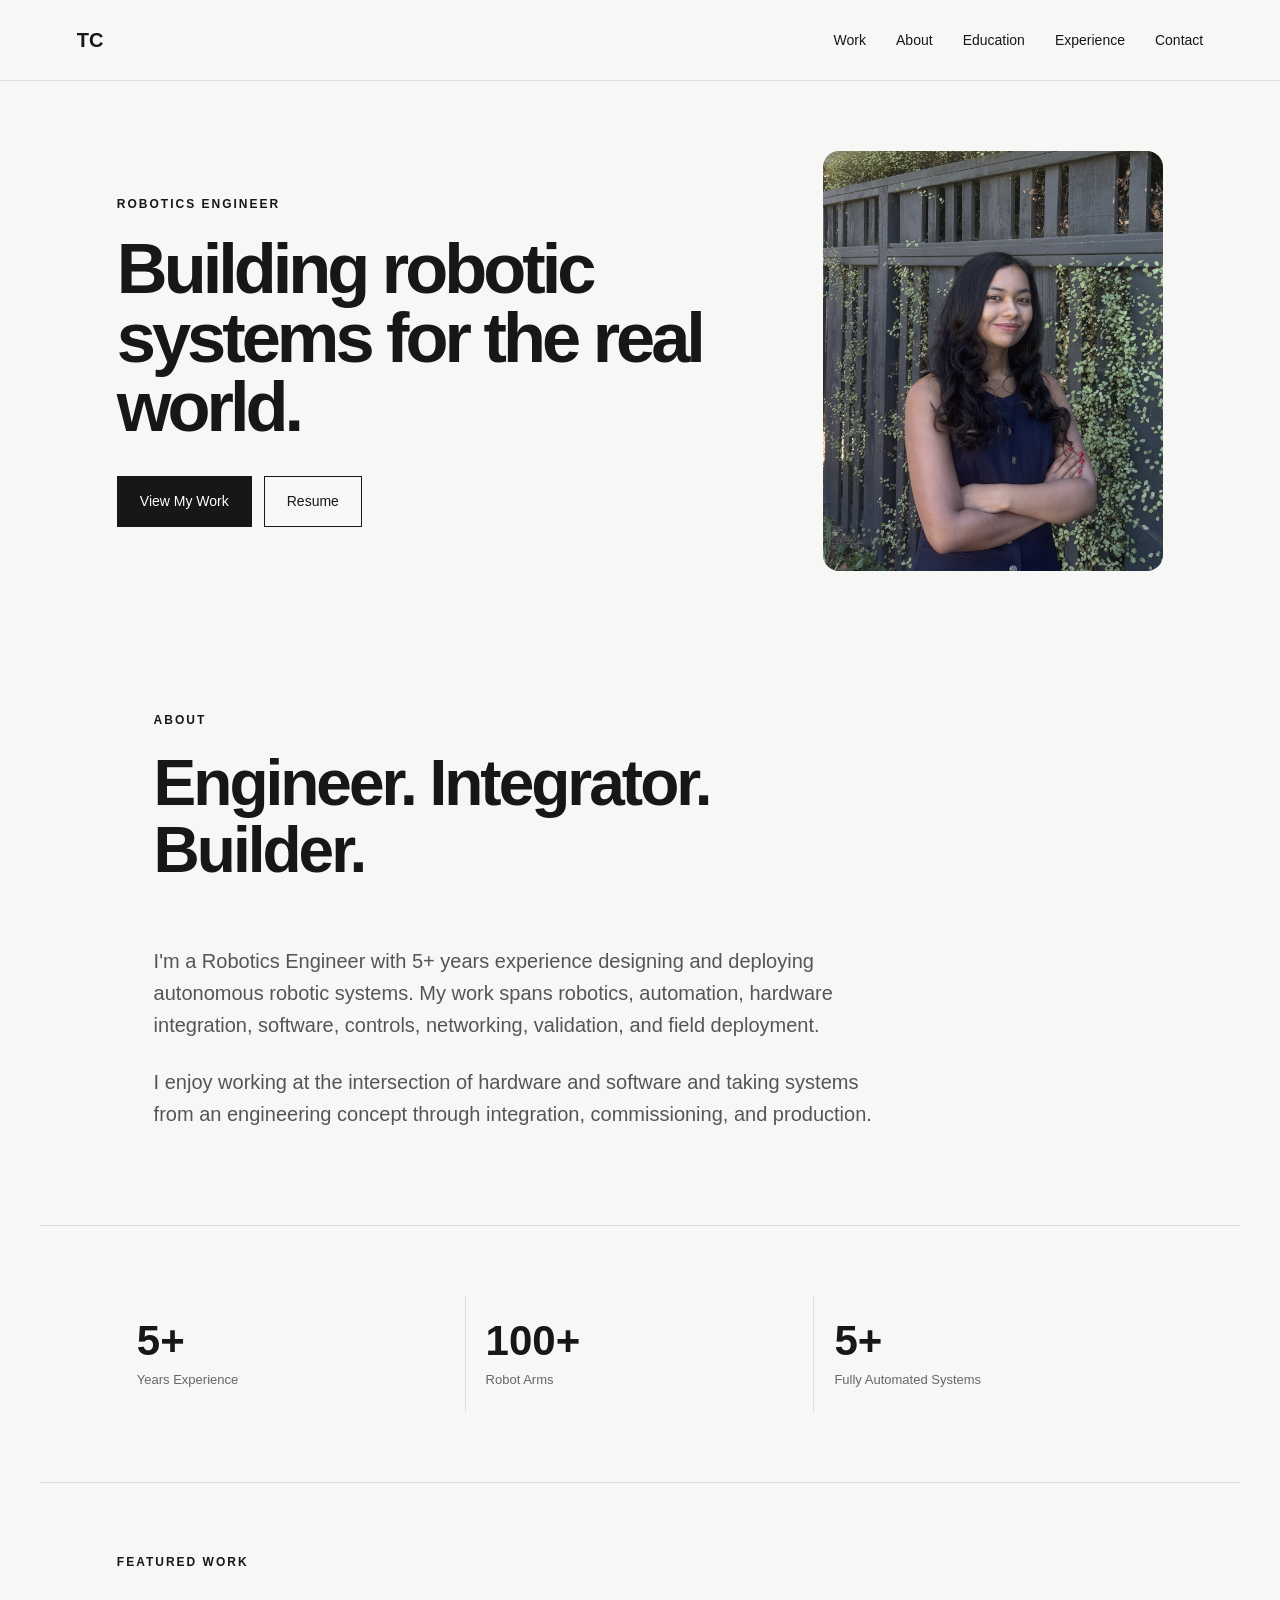
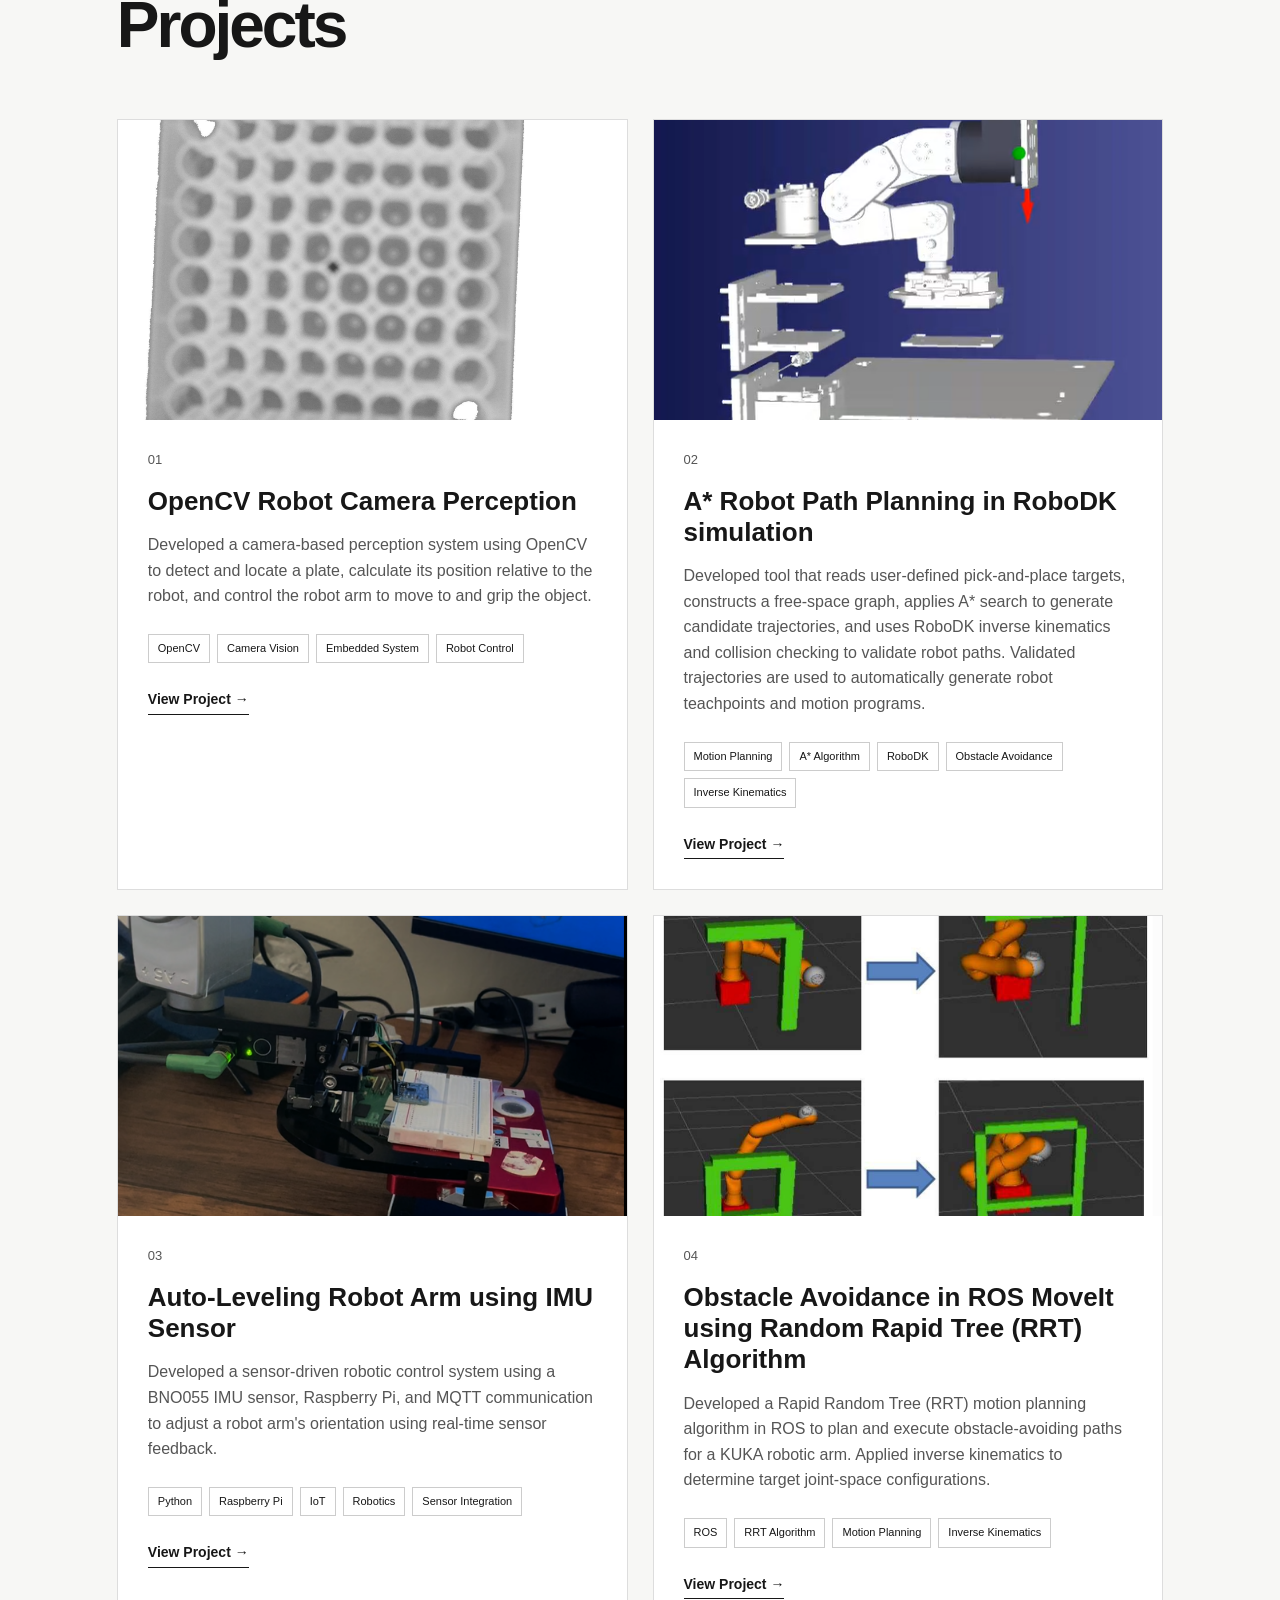
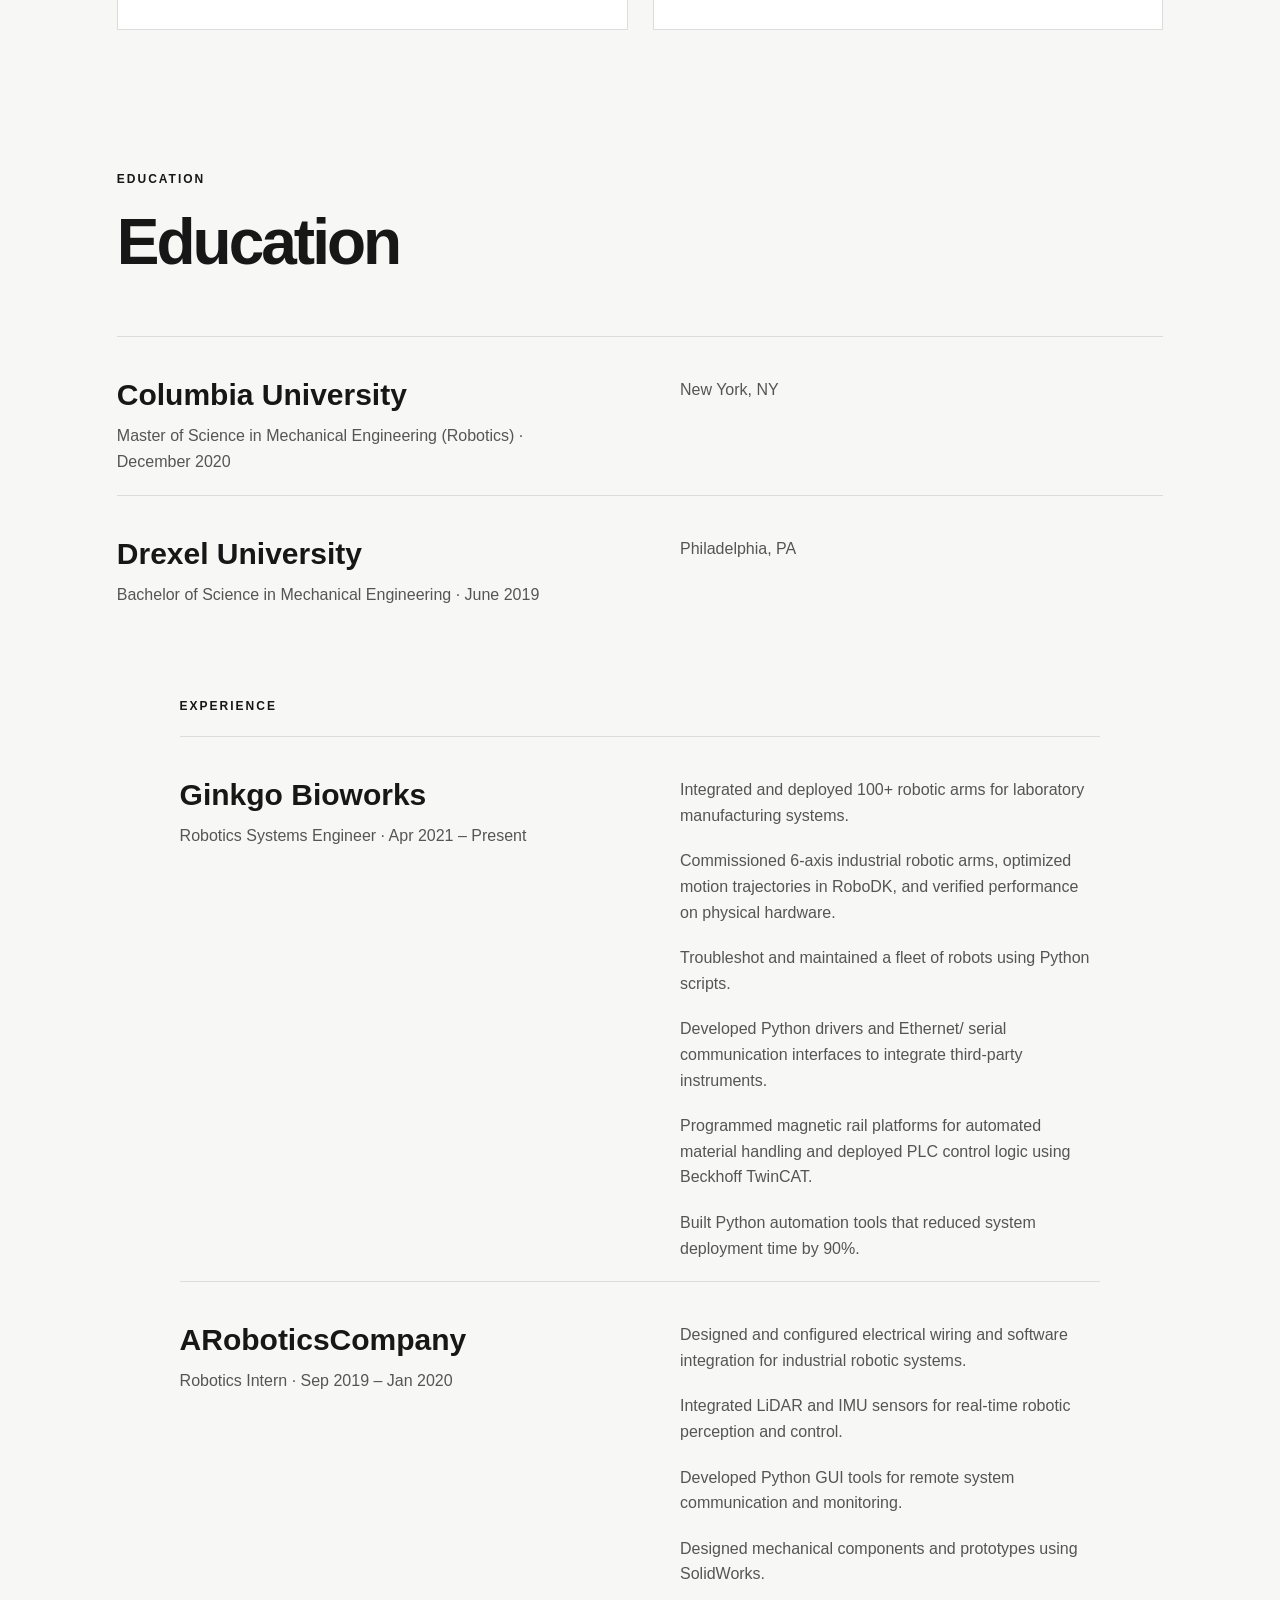
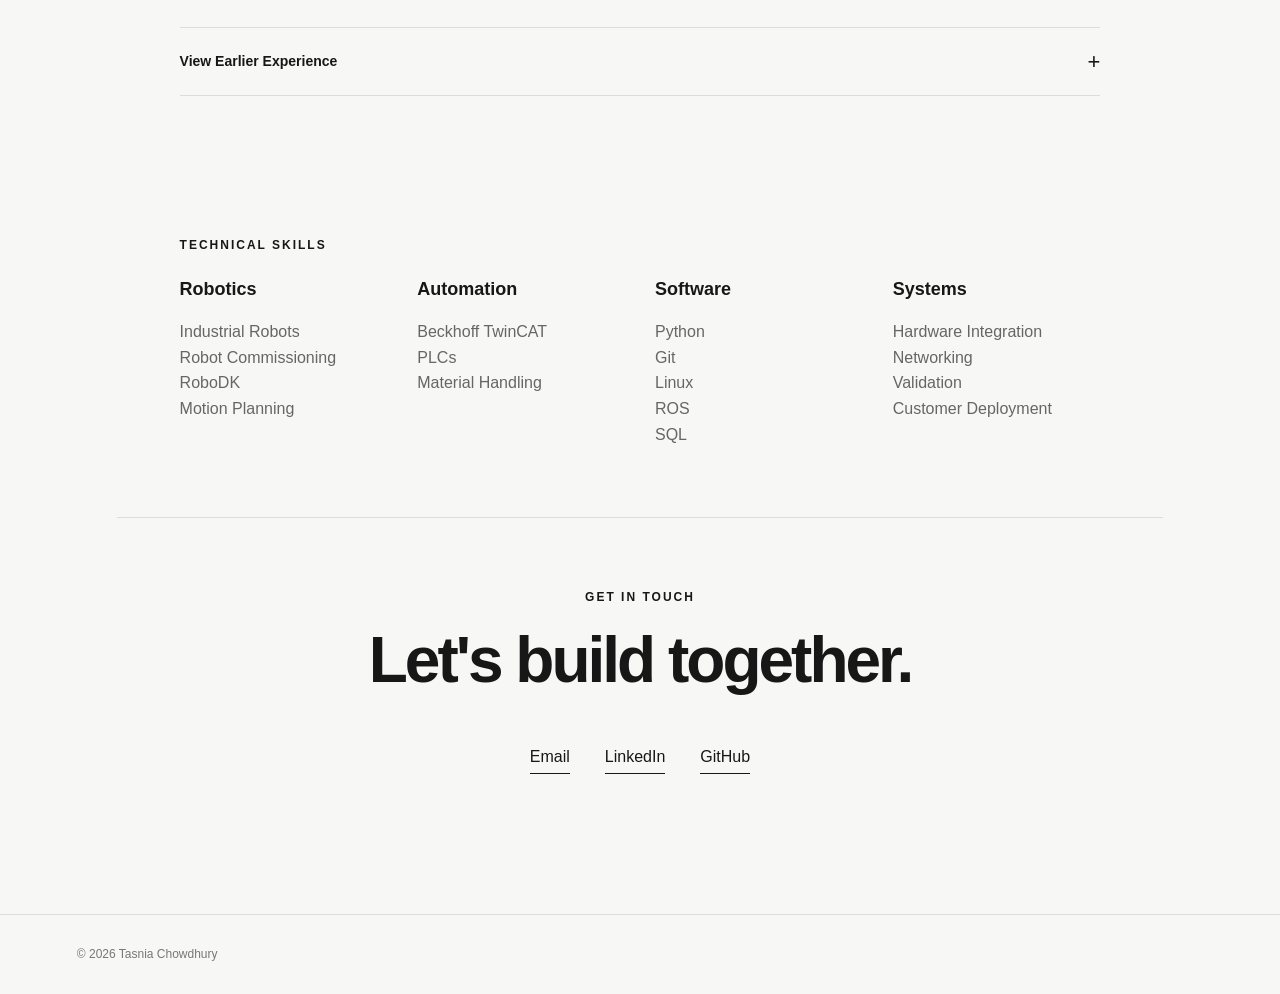
<file: index.html>
<!DOCTYPE html>

<html lang="en">
<head>
<meta charset="utf-8"/>
<meta content="width=device-width, initial-scale=1.0" name="viewport"/>
<meta content="Tasnia Chowdhury is a Robotics Engineer specializing in robotics, automation, system integration, and deployment." name="description"/>
<title>
   Tasnia Chowdhury | Robotics Engineer
  </title>
<link href="style.css" rel="stylesheet"/>
</head>
<body>
<header>
<nav>
<a class="logo" href="#">
     TC
    </a>
<div class="nav-links">
<a href="#work">
      Work
     </a>
<a href="#about">
      About
     </a>
<a href="#education">Education</a><a href="#experience">
      Experience
     </a>
<a href="#contact">
      Contact
     </a>
</div>
</nav>
</header>
<main>
<!-- HERO -->
<!-- METRICS -->
<!-- PROJECTS -->
<!-- ABOUT -->
<!-- SKILLS -->
<!-- EXPERIENCE -->
<!-- CONTACT -->
<section class="hero">
<div class="hero-text">
<p class="eyebrow">
      ROBOTICS ENGINEER
     </p>
<h1>
      Building robotic systems for the real world.
     </h1>
<div class="buttons">
<a class="button primary" href="#work">
       View My Work
      </a>
<a class="button secondary" href="resume/Tasnia_Chowdhury_Resume.pdf">
       Resume
      </a>
</div>
</div>
<div class="hero-image">
<img alt="Tasnia Chowdhury, Robotics Engineer" src="assets/images/profile.jpg"/>
</div>
</section>
<section class="section about" id="about">
<p class="eyebrow">
     ABOUT
    </p>
<h2>
     Engineer. Integrator. Builder.
    </h2>
<p>
     I'm a Robotics Engineer with 5+ years experience designing and deploying autonomous robotic systems. My work spans robotics, automation, hardware integration, software, controls, networking, validation, and field deployment.
    </p>
<p>
     I enjoy working at the intersection of hardware and software and taking systems from an engineering concept through integration, commissioning, and production.
    </p>
</section>
<section class="metrics">
<div>
<strong>
      5+
     </strong>
<span>
      Years Experience
     </span>
</div>
<div>
<strong>
      100+
     </strong>
<span>
      Robot Arms
     </span>
</div>
<div>
<strong>
      5+
     </strong>
<span>
      Fully Automated Systems
     </span>
</div>
</section>
<section class="section" id="work">
<p class="eyebrow">
     FEATURED WORK
    </p>
<h2>
     Projects
    </h2>
<div class="projects">
<article class="project-card">
<a aria-label="View OpenCV Robot Camera Perception project" class="project-image project-image-link" href="projects/opencv-robot.html">
<img alt="OpenCV Robot Camera Perception" loading="lazy" src="assets/images/opencv-robot.jpg"/>
</a>
<div class="project-content">
<p class="project-number">
        01
       </p>
<h3>
        OpenCV Robot Camera Perception
       </h3>
<p>
        Developed a camera-based perception system using OpenCV to detect and locate a plate, calculate its position relative to the robot, and control the robot arm to move to and grip the object.
       </p>
<div class="tags">
<span>
         OpenCV
        </span>
<span>
         Camera Vision
        </span>
<span>
         Embedded System
        </span>
<span>
         Robot Control
        </span>
</div>
<a class="project-link" href="projects/opencv-robot.html">
        View Project
        <span aria-hidden="true">
         →
        </span>
</a>
</div>
</article>
<article class="project-card">
<a aria-label="View A* Robot Path Planning in RoboDK simulation project" class="project-image project-image-link" href="projects/robodk-trajectory-planner.html">
<img alt="A* Robot Path Planning in RoboDK simulation" loading="lazy" src="assets/images/robodk.jpg"/>
</a>
<div class="project-content">
<p class="project-number">
        02
       </p>
<h3>
        A* Robot Path Planning in RoboDK simulation
       </h3>
<p>
        Developed tool that reads user-defined pick-and-place targets, constructs a free-space graph, applies A* search to generate candidate trajectories, and uses RoboDK inverse kinematics and collision checking to validate robot paths. Validated trajectories are used to automatically generate robot teachpoints and motion programs.
       </p>
<div class="tags">
<span>
         Motion Planning
        </span>
<span>
         A* Algorithm
        </span>
<span>
         RoboDK
        </span>
<span>
         Obstacle Avoidance
        </span>
<span>
         Inverse Kinematics
        </span>
</div>
<a class="project-link" href="projects/robodk-trajectory-planner.html">
        View Project
        <span aria-hidden="true">
         →
        </span>
</a>
</div>
</article>
<article class="project-card">
<a aria-label="View Auto-Leveling Robot Arm using IMU Sensor project" class="project-image project-image-link" href="projects/auto-leveling-robot-arm.html">
<img alt="Auto-Leveling Robot Arm using IMU Sensor" loading="lazy" src="assets/images/auto_leveling_robot_arm/orientation.jpg"/>
</a>
<div class="project-content">
<p class="project-number">
        03
       </p>
<h3>
        Auto-Leveling Robot Arm using IMU Sensor
       </h3>
<p>
        Developed a sensor-driven robotic control system using a BNO055 IMU sensor, Raspberry Pi, and MQTT communication to adjust a robot arm's orientation using real-time sensor feedback.
       </p>
<div class="tags">
<span>
         Python
        </span>
<span>
         Raspberry Pi
        </span>
<span>
         IoT
        </span>
<span>
         Robotics
        </span>
<span>
         Sensor Integration
        </span>
</div>
<a class="project-link" href="projects/auto-leveling-robot-arm.html">
        View Project
        <span aria-hidden="true">
         →
        </span>
</a>
</div>
</article>

<!-- PROJECT 04: RRT MOTION PLANNING -->
<article class="project-card">

    <a
        class="project-image project-image-link"
        href="projects/rrt-motion-planning.html"
        aria-label="View RRT Motion Planning and Obstacle Avoidance project"
    >
        <img
            src="assets/images/rrt.jpg"
            alt="KUKA robotic arm RRT motion planning and obstacle avoidance simulation"
            loading="lazy"
        >
    </a>

    <div class="project-content">

        <p class="project-number">04</p>

        <h3>
            Obstacle Avoidance in ROS MoveIt using Random Rapid Tree (RRT) Algorithm
        </h3>

        <p>
            Developed a Rapid Random Tree (RRT)
            motion planning algorithm in ROS
            to plan and execute obstacle-avoiding paths
            for a KUKA robotic arm. Applied inverse
            kinematics to determine target joint-space
            configurations.
        </p>

        <div class="tags">
            <span>ROS</span>
            <span>RRT Algorithm</span>
            <span>Motion Planning</span>
            <span>Inverse Kinematics</span>
        </div>

        <a
            class="project-link"
            href="projects/rrt-motion-planning.html"
        >
            View Project
            <span aria-hidden="true">→</span>
        </a>

    </div>

</article>

</section>
<section class="section" id="education">
<p class="eyebrow">EDUCATION</p>
<h2>Education</h2>
<div class="experience">
<div><h3>Columbia University</h3><p>Master of Science in Mechanical Engineering (Robotics) · December 2020</p></div>
<div><p>New York, NY</p></div>
</div>
<div class="experience">
<div><h3>Drexel University</h3><p>Bachelor of Science in Mechanical Engineering · June 2019</p></div>
<div><p>Philadelphia, PA</p></div>
</div>


<!-- EXPERIENCE -->
<section class="section" id="experience">

    <p class="eyebrow">EXPERIENCE</p>

    <!-- GINKGO BIOWORKS -->
    <div class="experience">

        <div>
            <h3>Ginkgo Bioworks</h3>
            <p>
                Robotics Systems Engineer ·
                Apr 2021 – Present
            </p>
        </div>

        <div>
            <p>
                Integrated and deployed 100+ robotic
                arms for laboratory
                manufacturing systems.
            </p>

            <p>
                Commissioned 6-axis industrial robotic
                arms, optimized motion trajectories
                in RoboDK, and verified performance
                on physical hardware.
            </p>

            <p>
                Troubleshot and maintained a fleet of robots using Python scripts.
            </p>

            <p>
                Developed Python drivers and Ethernet/
                serial communication interfaces to
                integrate third-party instruments.
            </p>

            <p>
                Programmed magnetic rail platforms for
                automated material handling and deployed
                PLC control logic using Beckhoff TwinCAT.
            </p>

            <p>
                Built Python automation tools that
                reduced system deployment time by 90%.
            </p>

        </div>

    </div>

    <!-- AROBOTICSCOMPANY -->
    <div class="experience">

        <div>
            <h3>ARoboticsCompany</h3>
            <p>
                Robotics Intern ·
                Sep 2019 – Jan 2020
            </p>
        </div>

        <div>
            <p>
                Designed and configured electrical
                wiring and software integration for
                industrial robotic systems.
            </p>

            <p>
                Integrated LiDAR and IMU sensors for
                real-time robotic perception and control.
            </p>

            <p>
                Developed Python GUI tools for remote
                system communication and monitoring.
            </p>

            <p>
                Designed mechanical components and
                prototypes using SolidWorks.
            </p>
        </div>

    </div>

    <!-- EARLIER EXPERIENCE -->
    <details class="earlier-experience">

        <summary>View Earlier Experience</summary>

        <!-- COLUMBIA UNIVERSITY -->
        <div class="experience">

            <div>
                <h3>Columbia University</h3>
                <p>
                    Robotics Teaching Assistant ·
                    Jun 2020 – Dec 2020
                </p>
            </div>

            <div>
                <p>
                    Mentored students in designing and
                    programming robotic systems using
                    Raspberry Pi, motor controllers,
                    and 3D-printed components.
                </p>

                <p>
                    Supported development of robotics
                    simulations and computer vision
                    projects using OpenCV and PyTorch.
                </p>
            </div>

        </div>

        <!-- FOLIA WATER -->
        <div class="experience">

            <div>
                <h3>Folia Water</h3>
                <p>
                    Instrumentation Engineer Intern ·
                    Jul 2020 – Sep 2020
                </p>
            </div>

            <div>
                <p>
                    Built automated quality-control
                    rigs using Arduino, fluid pumps,
                    and custom sensor interfaces,
                    enabling unattended overnight
                    operation.
                </p>

                <p>
                    Designed mechanical brackets
                    and enclosures in SolidWorks.
                </p>
            </div>

        </div>

        <!-- DREXEL UNIVERSITY -->
        <div class="experience">

            <div>
                <h3>Drexel University</h3>
                <p>
                    Research Assistant —
                    NASA CuPID Satellite · 2018–2019
                </p>
            </div>

            <div>
                <p>
                    Simulated thermal behavior of
                    satellite components using
                    Thermal Desktop and interpreted
                    and visualized the results.
                </p>
            </div>

        </div>

        <!-- INTEGRATED PROJECT SERVICES -->
        <div class="experience">

            <div>
                <h3>Integrated Project Services, LLC</h3>
                <p>
                    Project Engineer ·
                    Sep 2017 – Mar 2018
                </p>
            </div>

            <div>
                <p>
                    Reviewed component specification
                    sheets and prepared vendor pricing
                    spreadsheets to support contractor
                    selection.
                </p>

                <p>
                    Organized and distributed electrical
                    and plumbing drawings.
                </p>
            </div>

        </div>

    </details>

</section>

<section class="section">
<p class="eyebrow">
     TECHNICAL SKILLS
    </p>
<div class="skills-grid">
<div>
<h3>
       Robotics
      </h3>
<p>
       Industrial Robots
       <br/>
       Robot Commissioning
       <br/>
       RoboDK
       <br/>
       Motion Planning
      </p>
</div>
<div>
<h3>
       Automation
      </h3>
<p>
       Beckhoff TwinCAT
       <br/>
       PLCs
       <br/>
       Material Handling
      </p>
</div>
<div>
<h3>
       Software
      </h3>
<p>
       Python
       <br/>
       Git
       <br/>
       Linux
       <br/>
       ROS
       <br/>
       SQL
      </p>
</div>
<div>
<h3>
       Systems
      </h3>
<p>
       Hardware Integration
       <br/>
       Networking
       <br/>
       Validation
       <br/>
       Customer Deployment
      </p>
</div>
</div>
</section>
<section class="contact" id="contact">
<p class="eyebrow">
     GET IN TOUCH
    </p>
<h2>
     Let's build together.
    </h2>
<div class="contact-links">
<a href="mailto:tasniac97@gmail.com">
      Email
     </a>
<a href="https://www.linkedin.com/tasniac97" rel="noopener noreferrer" target="_blank">
      LinkedIn
     </a>
<a href="https://github.com/" rel="noopener noreferrer" target="_blank">
      GitHub
     </a>
</div>
</section>
</main>
<footer>
<p>
    © 2026 Tasnia Chowdhury
   </p>
</footer>
<script src="script.js">
</script>
</body>
</html>
</file>
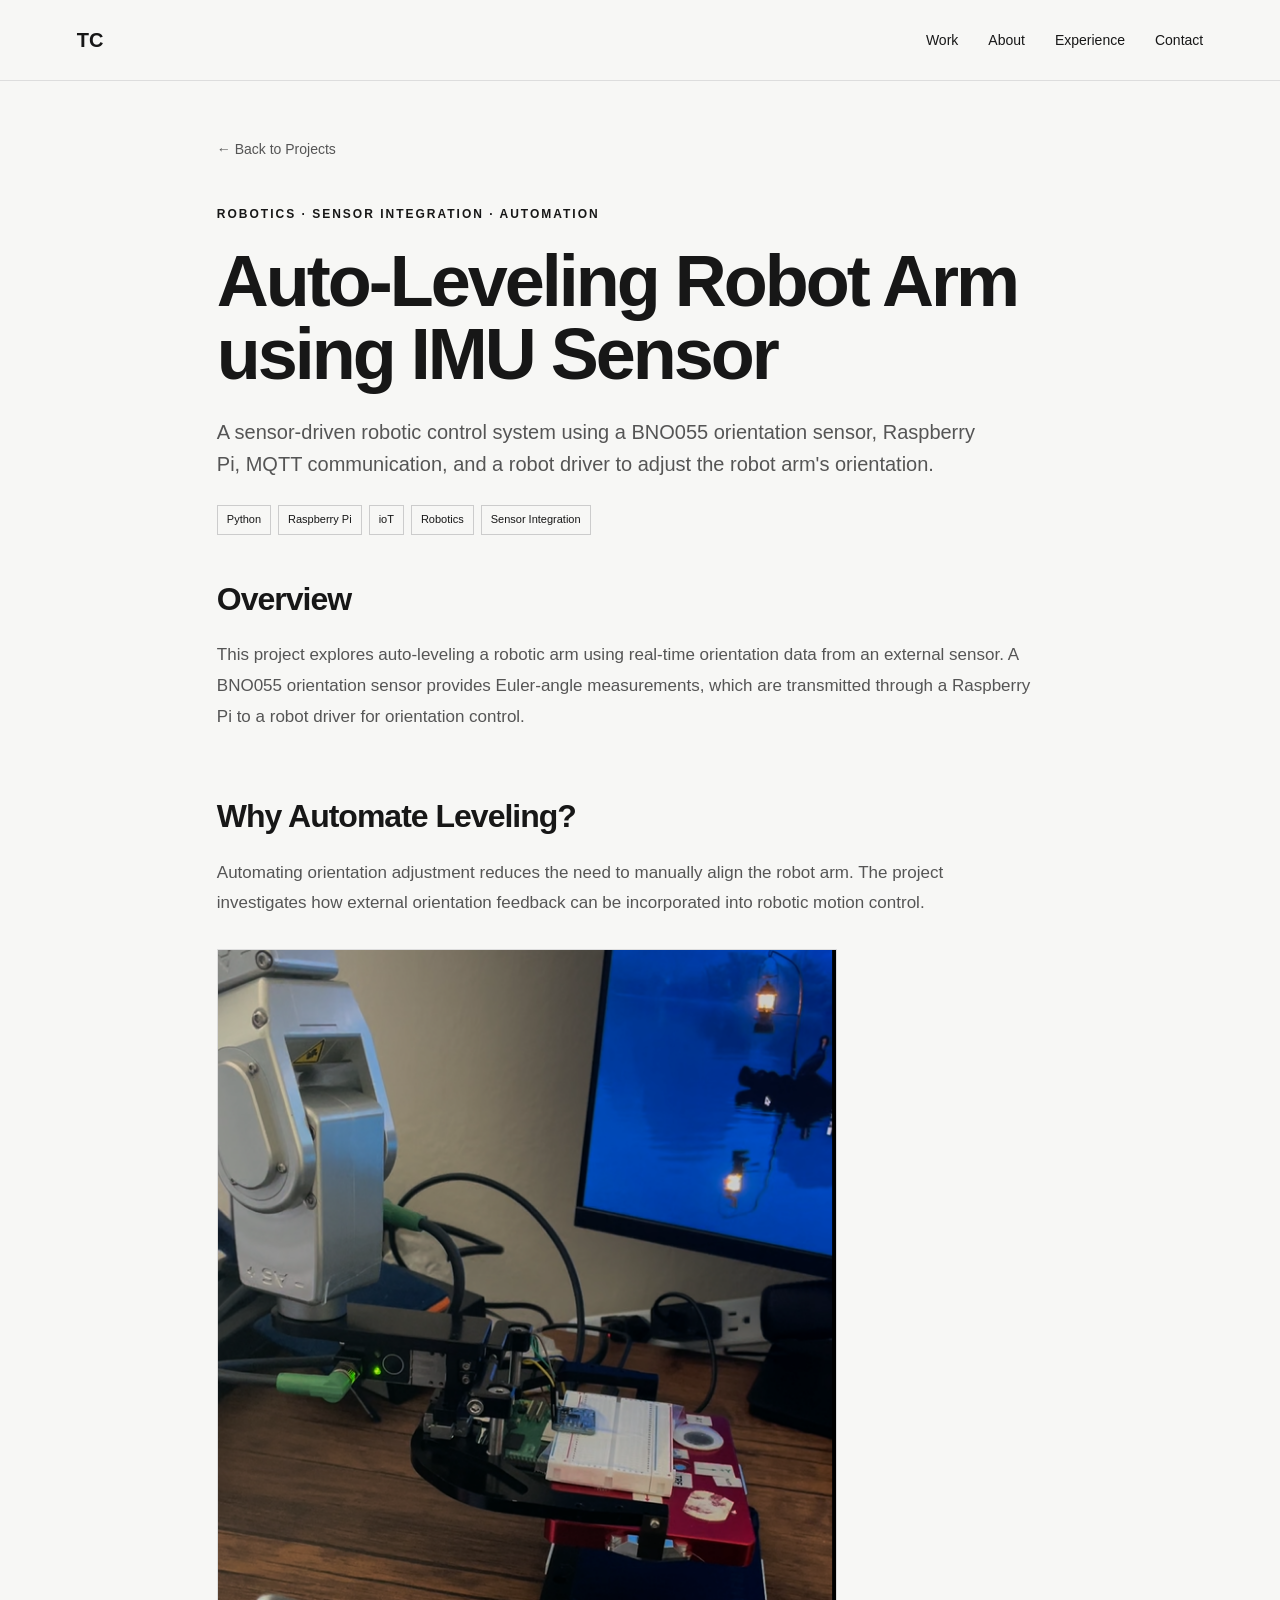
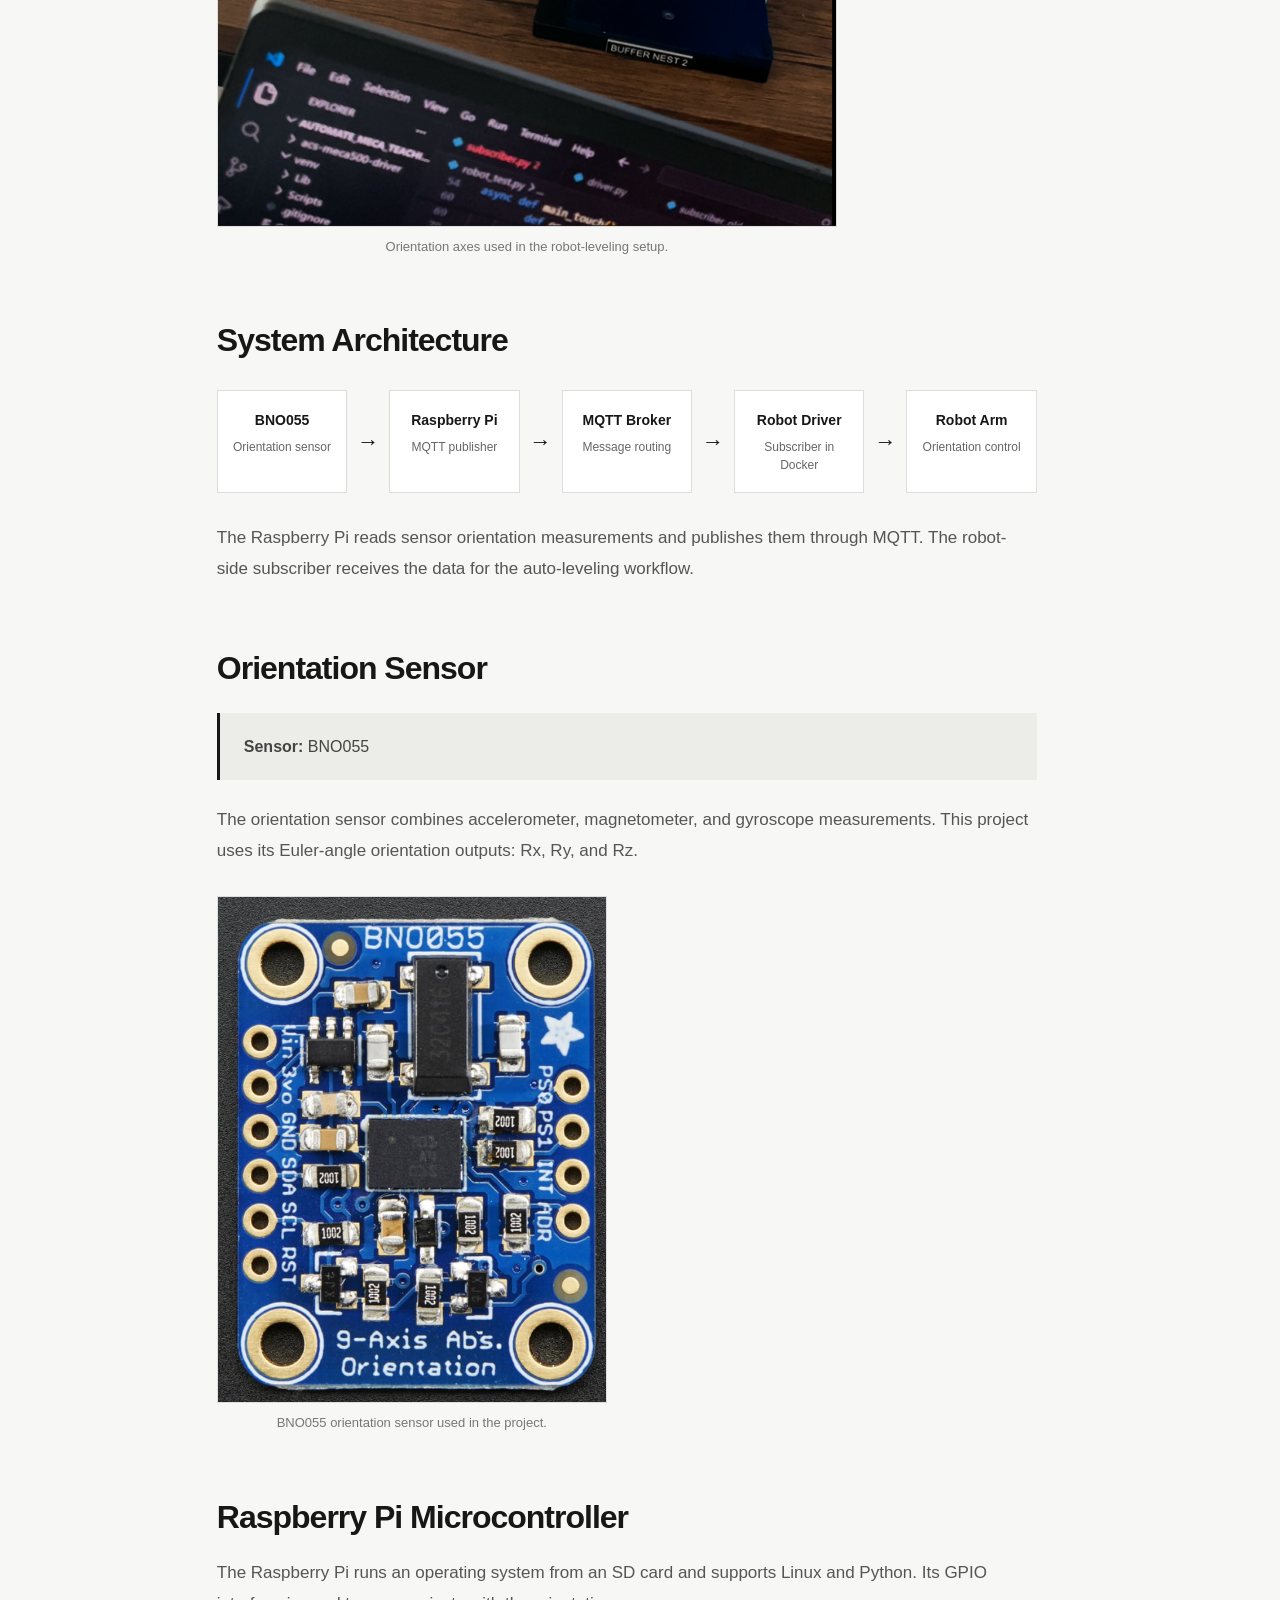
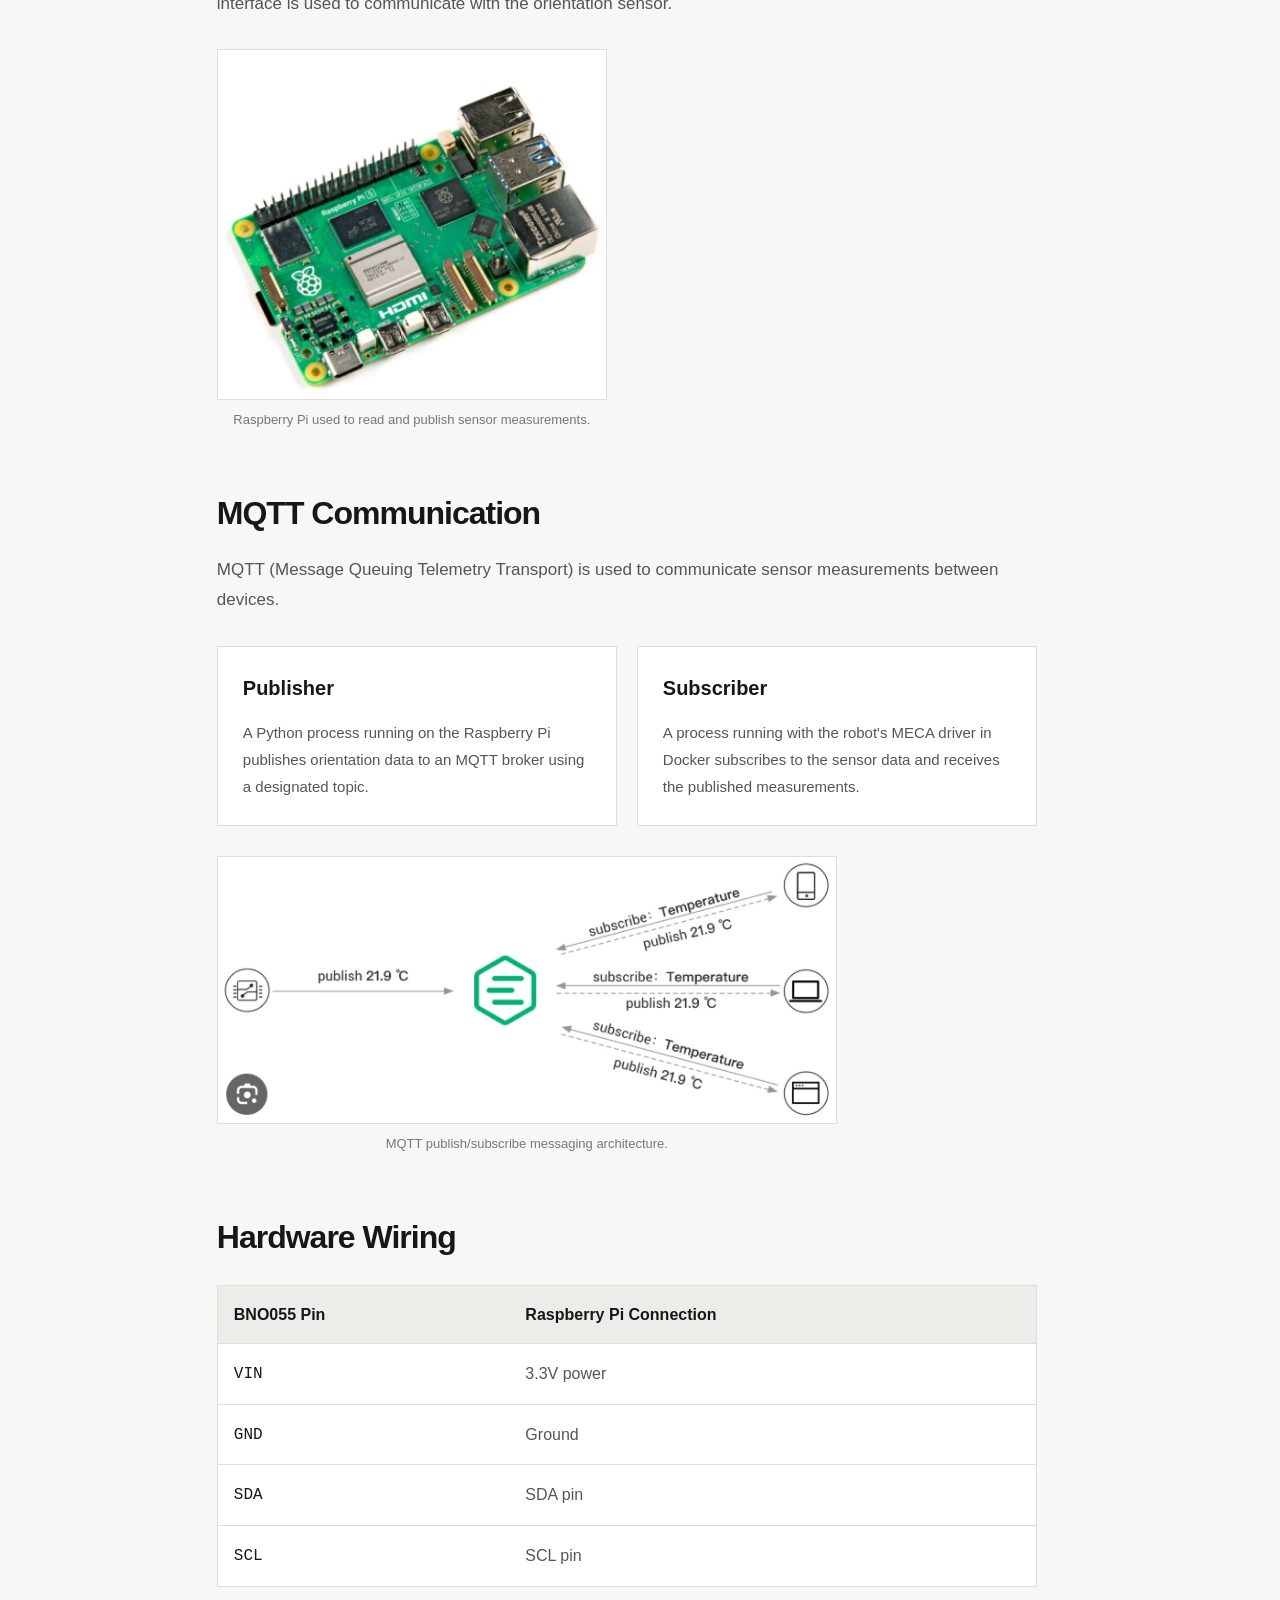
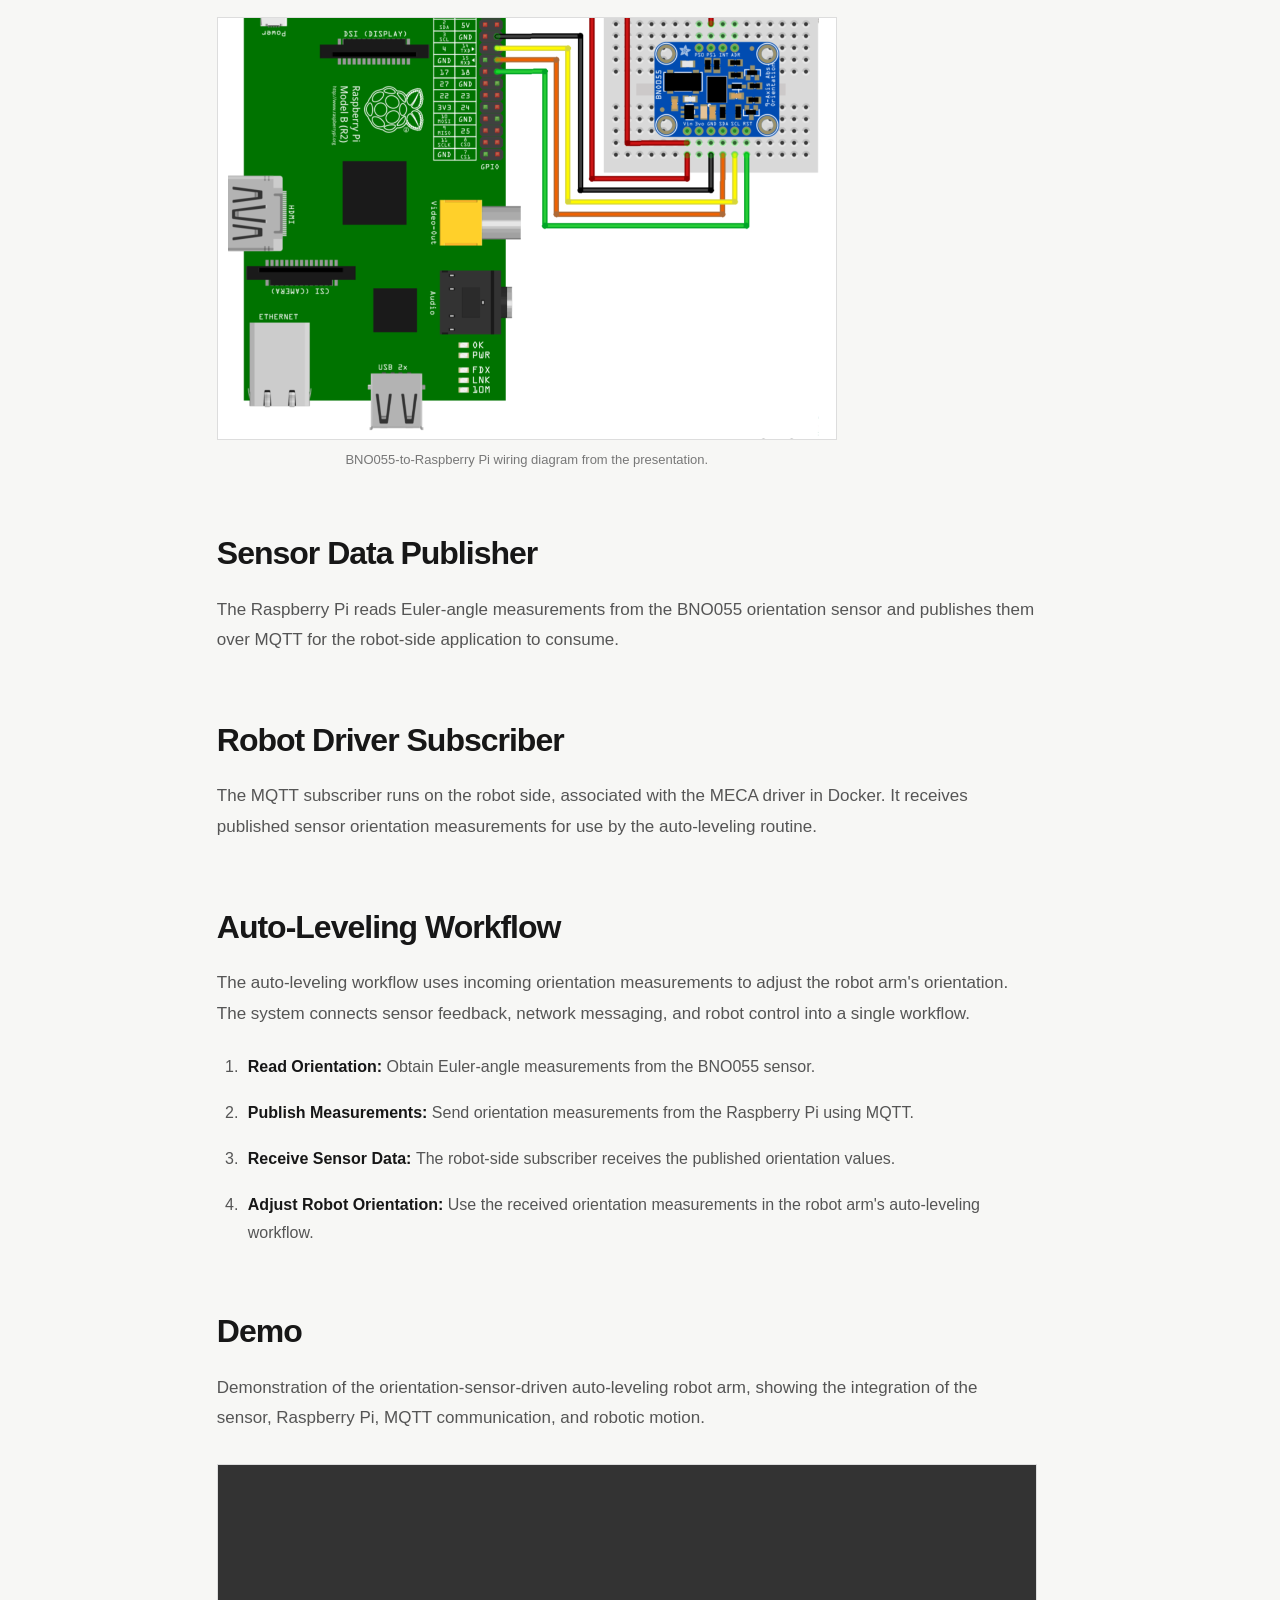
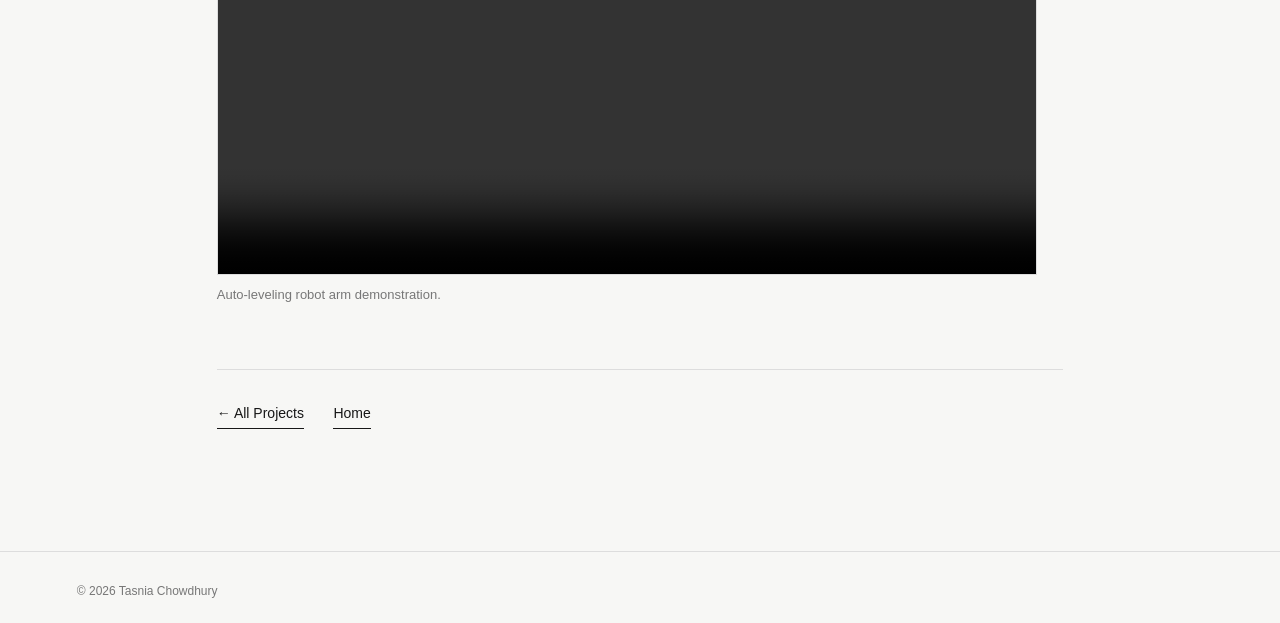
<file: projects/auto-leveling-robot-arm.html>
<!DOCTYPE html>
<html lang="en">
 <head>
  <meta charset="utf-8"/>
  <meta content="width=device-width, initial-scale=1.0" name="viewport"/>
  <meta content="Auto-Leveling Robot Arm using IMU Sensor: BNO055, Raspberry Pi, MQTT, and robotic orientation control." name="description"/>
  <title>
   Auto-Leveling Robot Arm using IMU Sensor | Robotics Portfolio
  </title>
  <link href="../style.css" rel="stylesheet"/>
  <style>
   .project-detail { max-width: 1000px; margin: 0 auto; }
        .project-detail-section { max-width: 820px; margin-bottom: 65px; }
        .project-detail-section h2 { font-size: 32px; letter-spacing: -1px; line-height: 1.2; margin-bottom: 22px; }
        .project-detail-section h3 { font-size: 20px; margin: 28px 0 15px; }
        .project-detail-section p { line-height: 1.8; margin-bottom: 18px; }
        .technical-steps { padding-left: 26px; margin: 24px 0; }
        .technical-steps li { margin-bottom: 18px; padding-left: 5px; color: #555; line-height: 1.75; }
        .technical-steps strong { color: #171717; }
        .technical-note { padding: 20px 24px; background: #ecece8; border-left: 3px solid #171717; margin: 25px 0; color: #444; line-height: 1.7; }
        .project-detail-grid { display: grid; grid-template-columns: repeat(2, minmax(0, 1fr)); gap: 20px; margin: 30px 0; }
        .detail-panel { background: white; border: 1px solid #ddd; padding: 25px; }
        .detail-panel h3 { margin-top: 0; }
        .detail-panel p { margin-bottom: 0; }
        .workflow { display: flex; align-items: stretch; gap: 10px; margin: 30px 0; }
        .workflow-step { flex: 1; min-width: 0; padding: 18px 10px; background: white; border: 1px solid #ddd; text-align: center; }
        .workflow-step strong { display: block; font-size: 14px; margin-bottom: 7px; }
        .workflow-step span { display: block; font-size: 12px; color: #666; line-height: 1.5; }
        .workflow-arrow { align-self: center; flex-shrink: 0; font-size: 22px; }
        .project-media { margin: 30px 0; width: 100%; }
        .project-media figcaption { font-size: 13px; color: #777; margin-top: 10px; line-height: 1.5; }
        .project-demo-video { display: block; width: 100%; height: auto; max-height: 600px; object-fit: contain; background: #000; border: 1px solid #ddd; }
        .wiring-table-wrapper { overflow-x: auto; margin: 28px 0; border: 1px solid #ddd; background: white; }
        .wiring-table { width: 100%; border-collapse: collapse; text-align: left; }
        .wiring-table th { background: #ecece8; color: #171717; padding: 16px; }
        .wiring-table td { padding: 16px; border-top: 1px solid #ddd; color: #555; line-height: 1.6; }
        .wiring-table code { font-family: Consolas, Monaco, monospace; color: #171717; }
        @media (max-width: 700px) {
            .workflow { flex-direction: column; }
            .workflow-arrow { transform: rotate(90deg); }
            .project-detail-grid { grid-template-columns: 1fr; }
            .project-detail-section h2 { font-size: 28px; }
            .project-demo-video { max-height: none; }
        }
    
        .project-media img { display:block; width:100%; height:auto; object-fit:contain; border:1px solid #ddd; background:#fff; }
        .project-media--small { max-width:390px; margin-left:auto; margin-right:auto; }
        .project-media--medium { max-width:620px; margin-left:auto; margin-right:auto; }
        .project-media--small figcaption, .project-media--medium figcaption { text-align:center; }
        .image-pair { display:grid; grid-template-columns:repeat(2,minmax(0,1fr)); gap:22px; align-items:start; margin:30px 0; }
        .image-pair .project-media { margin:0; }
        .image-pair img { max-height:350px; }
        @media(max-width:700px){ .image-pair{grid-template-columns:1fr;} }
  </style>
 </head>
 <body>
  <header>
   <nav>
    <a class="logo" href="../index.html">
     TC
    </a>
    <div class="nav-links">
     <a href="../index.html#work">
      Work
     </a>
     <a href="../index.html#about">
      About
     </a>
     <a href="../index.html#experience">
      Experience
     </a>
     <a href="../index.html#contact">
      Contact
     </a>
    </div>
   </nav>
  </header>
  <main>
   <article class="project-detail">
    <a class="back-link" href="../index.html#work">
     ← Back to Projects
    </a>
    <div class="project-detail-header">
     <p class="eyebrow">
      ROBOTICS · SENSOR INTEGRATION · AUTOMATION
     </p>
     <h1>
      Auto-Leveling Robot Arm using IMU Sensor
     </h1>
     <p class="project-detail-intro">
      A sensor-driven robotic control system using a BNO055 orientation sensor, Raspberry Pi, MQTT communication, and a robot driver to adjust the robot arm's orientation.
     </p>
     <div class="tags">
      <span>
       Python
      </span>
      <span>
       Raspberry Pi
      </span>
      <span>
       ioT
      </span>
      <span>
       Robotics
      </span>
      <span>
       Sensor Integration
      </span>
     </div>
    </div>
    <section class="project-detail-section">
     <h2>
      Overview
     </h2>
     <p>
      This project explores auto-leveling a robotic arm using real-time orientation data from an external sensor. A BNO055 orientation sensor provides Euler-angle measurements, which are transmitted through a Raspberry Pi to a robot driver for orientation control.
     </p>
    </section>
    <section class="project-detail-section">
     <h2>
      Why Automate Leveling?
     </h2>
     <p>
      Automating orientation adjustment reduces the need to manually align the robot arm. The project investigates how external orientation feedback can be incorporated into robotic motion control.
     </p>
     <figure class="project-media project-media--medium">
      <img alt="Robot leveling orientation axes annotated in the original project presentation" loading="lazy" src="../assets/images/auto_leveling_robot_arm/orientation.jpg"/>
      <figcaption>
       Orientation axes used in the robot-leveling setup.
      </figcaption>
     </figure>
    </section>
    <section class="project-detail-section">
     <h2>
      System Architecture
     </h2>
     <div class="workflow">
      <div class="workflow-step">
       <strong>
        BNO055
       </strong>
       <span>
        Orientation sensor
       </span>
      </div>
      <div class="workflow-arrow">
       →
      </div>
      <div class="workflow-step">
       <strong>
        Raspberry Pi
       </strong>
       <span>
        MQTT publisher
       </span>
      </div>
      <div class="workflow-arrow">
       →
      </div>
      <div class="workflow-step">
       <strong>
        MQTT Broker
       </strong>
       <span>
        Message routing
       </span>
      </div>
      <div class="workflow-arrow">
       →
      </div>
      <div class="workflow-step">
       <strong>
        Robot Driver
       </strong>
       <span>
        Subscriber in Docker
       </span>
      </div>
      <div class="workflow-arrow">
       →
      </div>
      <div class="workflow-step">
       <strong>
        Robot Arm
       </strong>
       <span>
        Orientation control
       </span>
      </div>
     </div>
     <p>
      The Raspberry Pi reads sensor orientation measurements and publishes them through MQTT. The robot-side subscriber receives the data for the auto-leveling workflow.
     </p>
    </section>
    <section class="project-detail-section">
     <h2>
      Orientation Sensor
     </h2>
     <div class="technical-note">
      <strong>
       Sensor:
      </strong>
      BNO055
     </div>
     <p>
      The orientation sensor combines accelerometer, magnetometer, and gyroscope measurements. This project uses its Euler-angle orientation outputs: Rx, Ry, and Rz.
     </p>
     <figure class="project-media project-media--small">
      <img alt="BNO055 nine-axis orientation sensor board" loading="lazy" src="../assets/images/auto_leveling_robot_arm/bno055_sensor.jpg"/>
      <figcaption>
       BNO055 orientation sensor used in the project.
      </figcaption>
     </figure>
    </section>
    <section class="project-detail-section">
     <h2>
      Raspberry Pi Microcontroller
     </h2>
     <p>
      The Raspberry Pi runs an operating system from an SD card and supports Linux and Python. Its GPIO interface is used to communicate with the orientation sensor.
     </p>
     <figure class="project-media project-media--small">
      <img alt="Raspberry Pi board" loading="lazy" src="../assets/images/auto_leveling_robot_arm/raspberry_pi.jpg"/>
      <figcaption>
       Raspberry Pi used to read and publish sensor measurements.
      </figcaption>
     </figure>
    </section>
    <section class="project-detail-section">
     <h2>
      MQTT Communication
     </h2>
     <p>
      MQTT (Message Queuing Telemetry Transport) is used to communicate sensor measurements between devices.
     </p>
     <div class="project-detail-grid">
      <div class="detail-panel">
       <h3>
        Publisher
       </h3>
       <p>
        A Python process running on the Raspberry Pi publishes orientation data to an MQTT broker using a designated topic.
       </p>
      </div>
      <div class="detail-panel">
       <h3>
        Subscriber
       </h3>
       <p>
        A process running with the robot's MECA driver in Docker subscribes to the sensor data and receives the published measurements.
       </p>
      </div>
     </div>
     <figure class="project-media project-media--medium">
      <img alt="MQTT publisher broker subscriber messaging diagram from presentation" loading="lazy" src="../assets/images/auto_leveling_robot_arm/mqtt_publish_subscribe.jpg"/>
      <figcaption>
       MQTT publish/subscribe messaging architecture.
      </figcaption>
     </figure>
    </section>
    <section class="project-detail-section">
     <h2>
      Hardware Wiring
     </h2>
     <div class="wiring-table-wrapper">
      <table class="wiring-table">
       <thead>
        <tr>
         <th>
          BNO055 Pin
         </th>
         <th>
          Raspberry Pi Connection
         </th>
        </tr>
       </thead>
       <tbody>
        <tr>
         <td>
          <code>
           VIN
          </code>
         </td>
         <td>
          3.3V power
         </td>
        </tr>
        <tr>
         <td>
          <code>
           GND
          </code>
         </td>
         <td>
          Ground
         </td>
        </tr>
        <tr>
         <td>
          <code>
           SDA
          </code>
         </td>
         <td>
          SDA pin
         </td>
        </tr>
        <tr>
         <td>
          <code>
           SCL
          </code>
         </td>
         <td>
          SCL pin
         </td>
        </tr>
       </tbody>
      </table>
     </div>
     <figure class="project-media project-media--medium">
      <img alt="Raspberry Pi to BNO055 sensor wiring diagram" loading="lazy" src="../assets/images/auto_leveling_robot_arm/bno055_wiring.jpg"/>
      <figcaption>
       BNO055-to-Raspberry Pi wiring diagram from the presentation.
      </figcaption>
     </figure>
    </section>
    <section class="project-detail-section">
     <h2>
      Sensor Data Publisher
     </h2>
     <p>
      The Raspberry Pi reads Euler-angle measurements from the BNO055 orientation sensor and publishes them over MQTT for the robot-side application to consume.
     </p>
    </section>
    <section class="project-detail-section">
     <h2>
      Robot Driver Subscriber
     </h2>
     <p>
      The MQTT subscriber runs on the robot side, associated with the MECA driver in Docker. It receives published sensor orientation measurements for use by the auto-leveling routine.
     </p>
    </section>
    <section class="project-detail-section">
     <h2>
      Auto-Leveling Workflow
     </h2>
     <p>
      The auto-leveling workflow uses incoming orientation measurements to adjust the robot arm's orientation. The system connects sensor feedback, network messaging, and robot control into a single workflow.
     </p>
     <ol class="technical-steps">
      <li>
       <strong>
        Read Orientation:
       </strong>
       Obtain Euler-angle measurements from the BNO055 sensor.
      </li>
      <li>
       <strong>
        Publish Measurements:
       </strong>
       Send orientation measurements from the Raspberry Pi using MQTT.
      </li>
      <li>
       <strong>
        Receive Sensor Data:
       </strong>
       The robot-side subscriber receives the published orientation values.
      </li>
      <li>
       <strong>
        Adjust Robot Orientation:
       </strong>
       Use the received orientation measurements in the robot arm's auto-leveling workflow.
      </li>
     </ol>
    </section>
    <section class="project-detail-section">
     <h2>
      Demo
     </h2>
     <p>
      Demonstration of the orientation-sensor-driven auto-leveling robot arm, showing the integration of the sensor, Raspberry Pi, MQTT communication, and robotic motion.
     </p>
     <figure class="project-media">
      <video class="project-demo-video" controls="" playsinline="" preload="metadata">
       <source src="../assets/images/auto_leveling_robot_arm/demo.mp4" type="video/mp4"/>
       Your browser does not support HTML5 video.
      </video>
      <figcaption>
       Auto-leveling robot arm demonstration.
      </figcaption>
     </figure>
    </section>
    <div class="project-detail-footer">
     <a href="../index.html#work">
      ← All Projects
     </a>
     <a href="../index.html">
      Home
     </a>
    </div>
   </article>
  </main>
  <footer>
   <p>
    © 2026 Tasnia Chowdhury
   </p>
  </footer>
 </body>
</html>
</file>
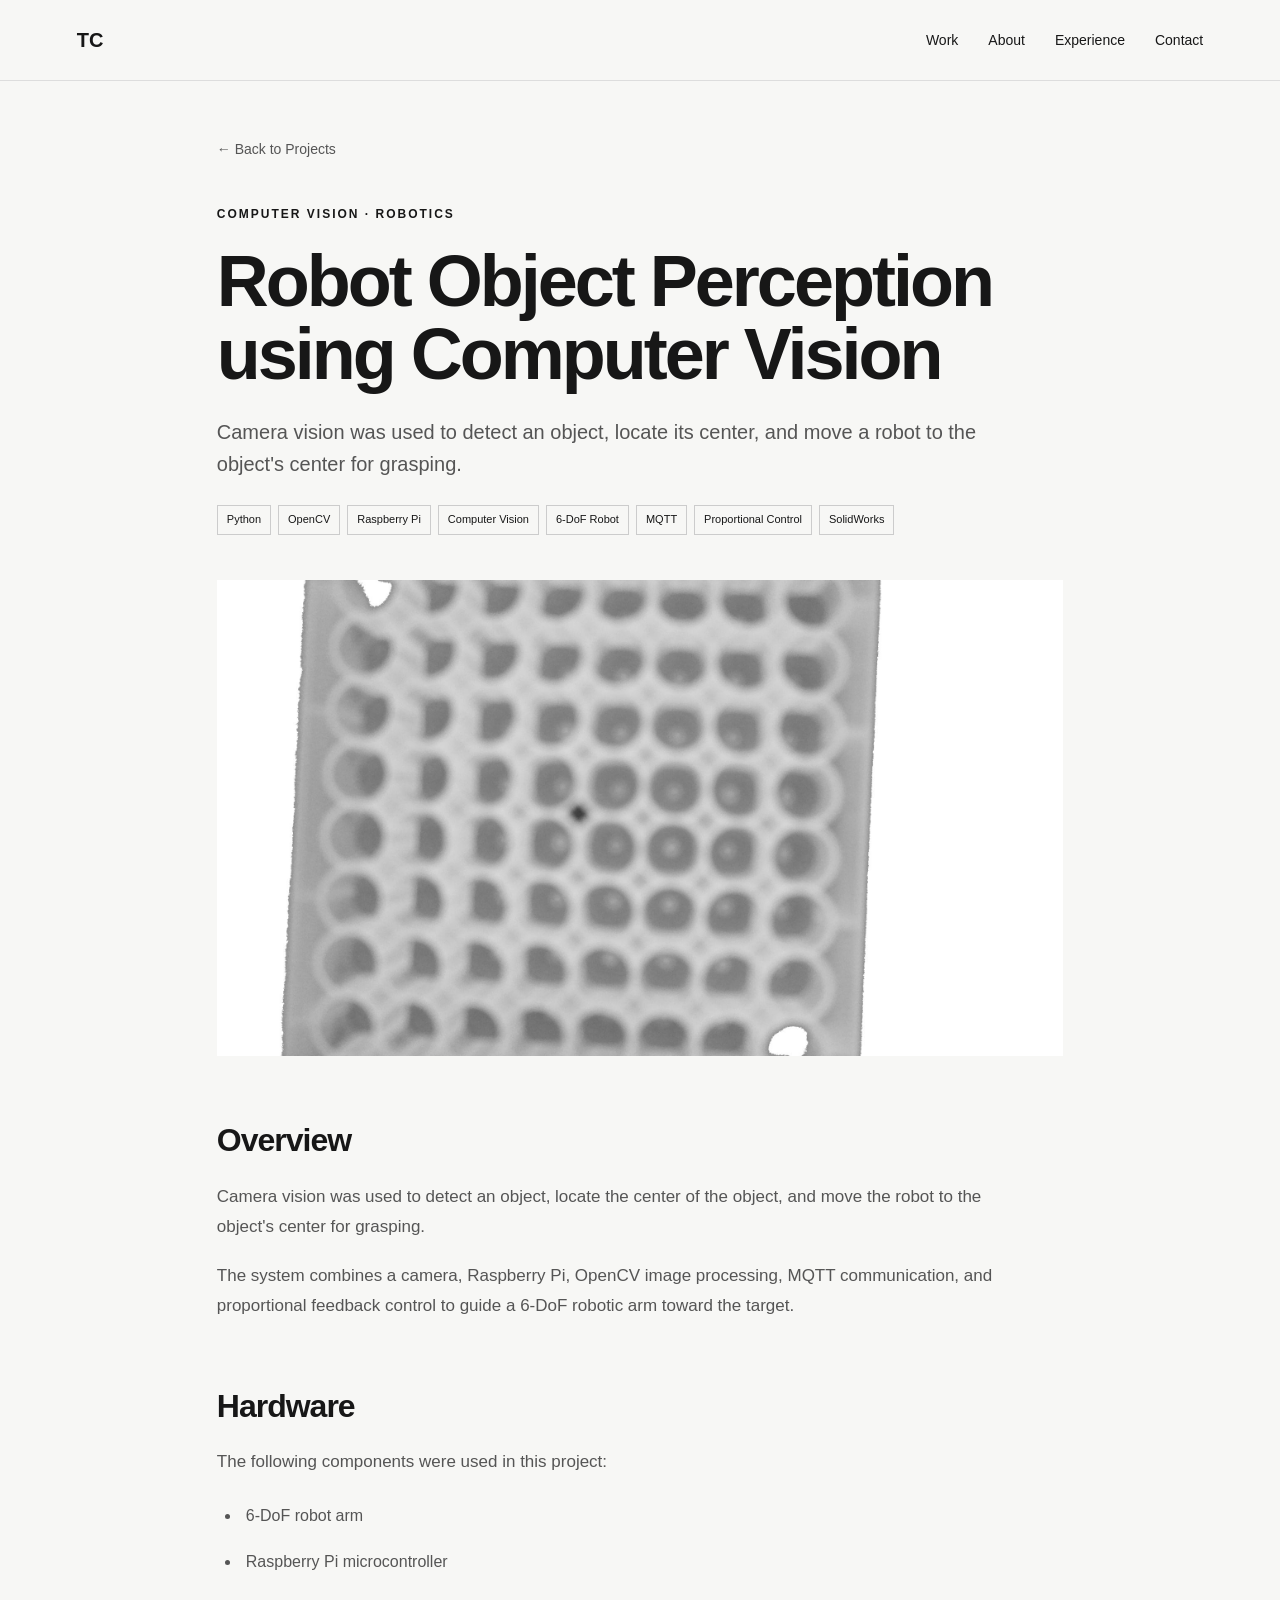
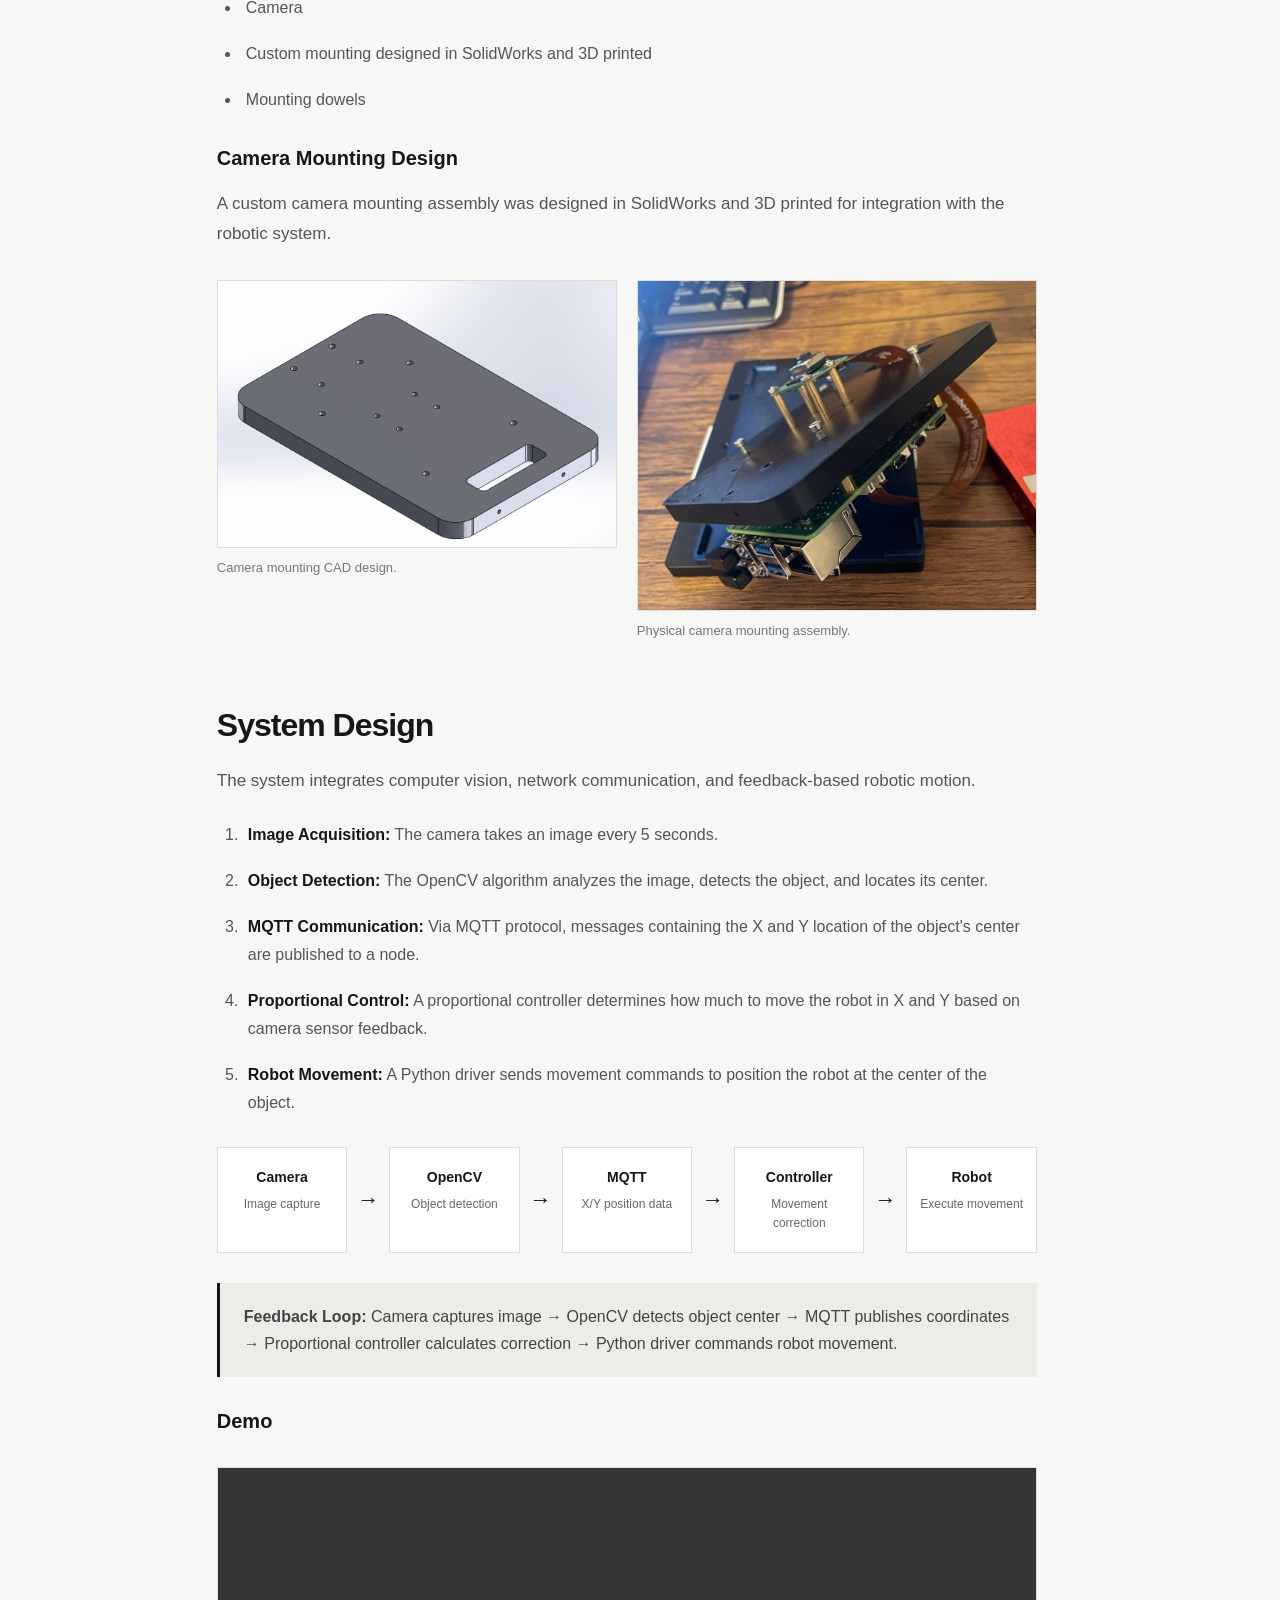
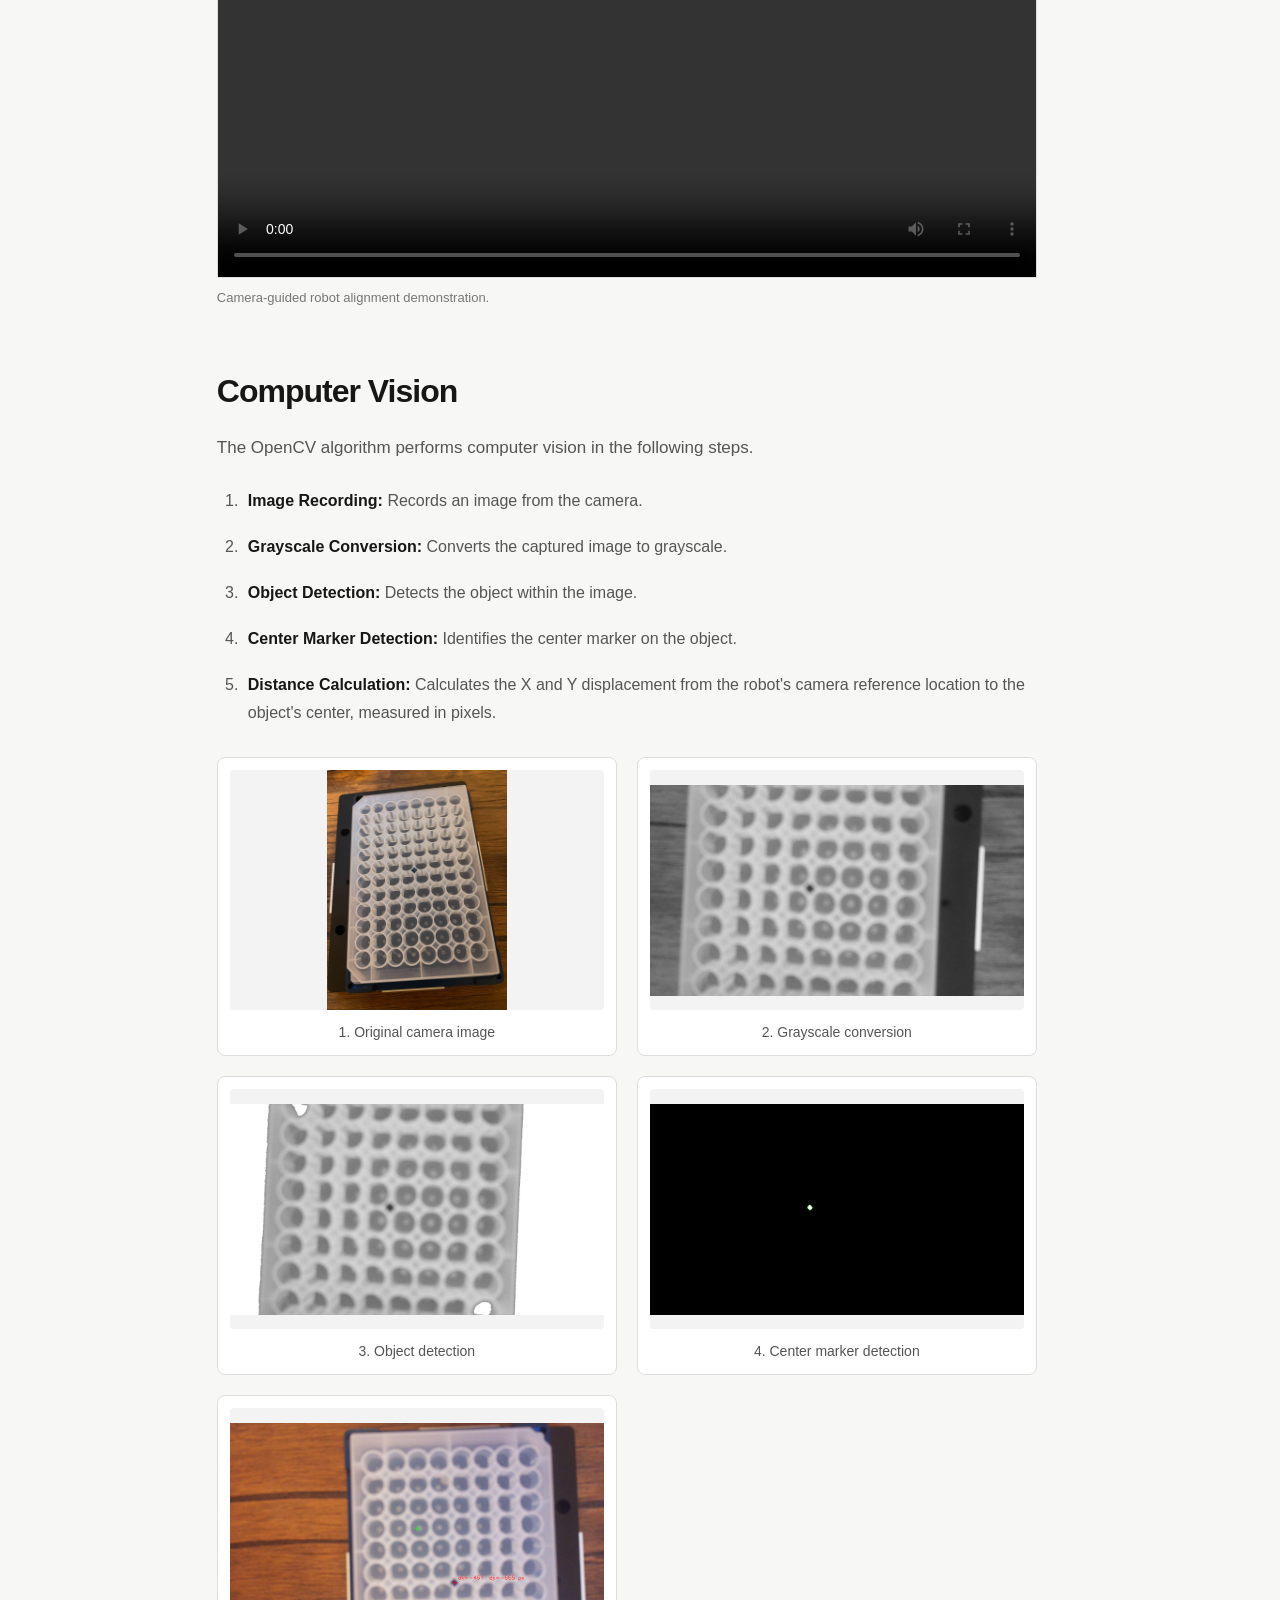
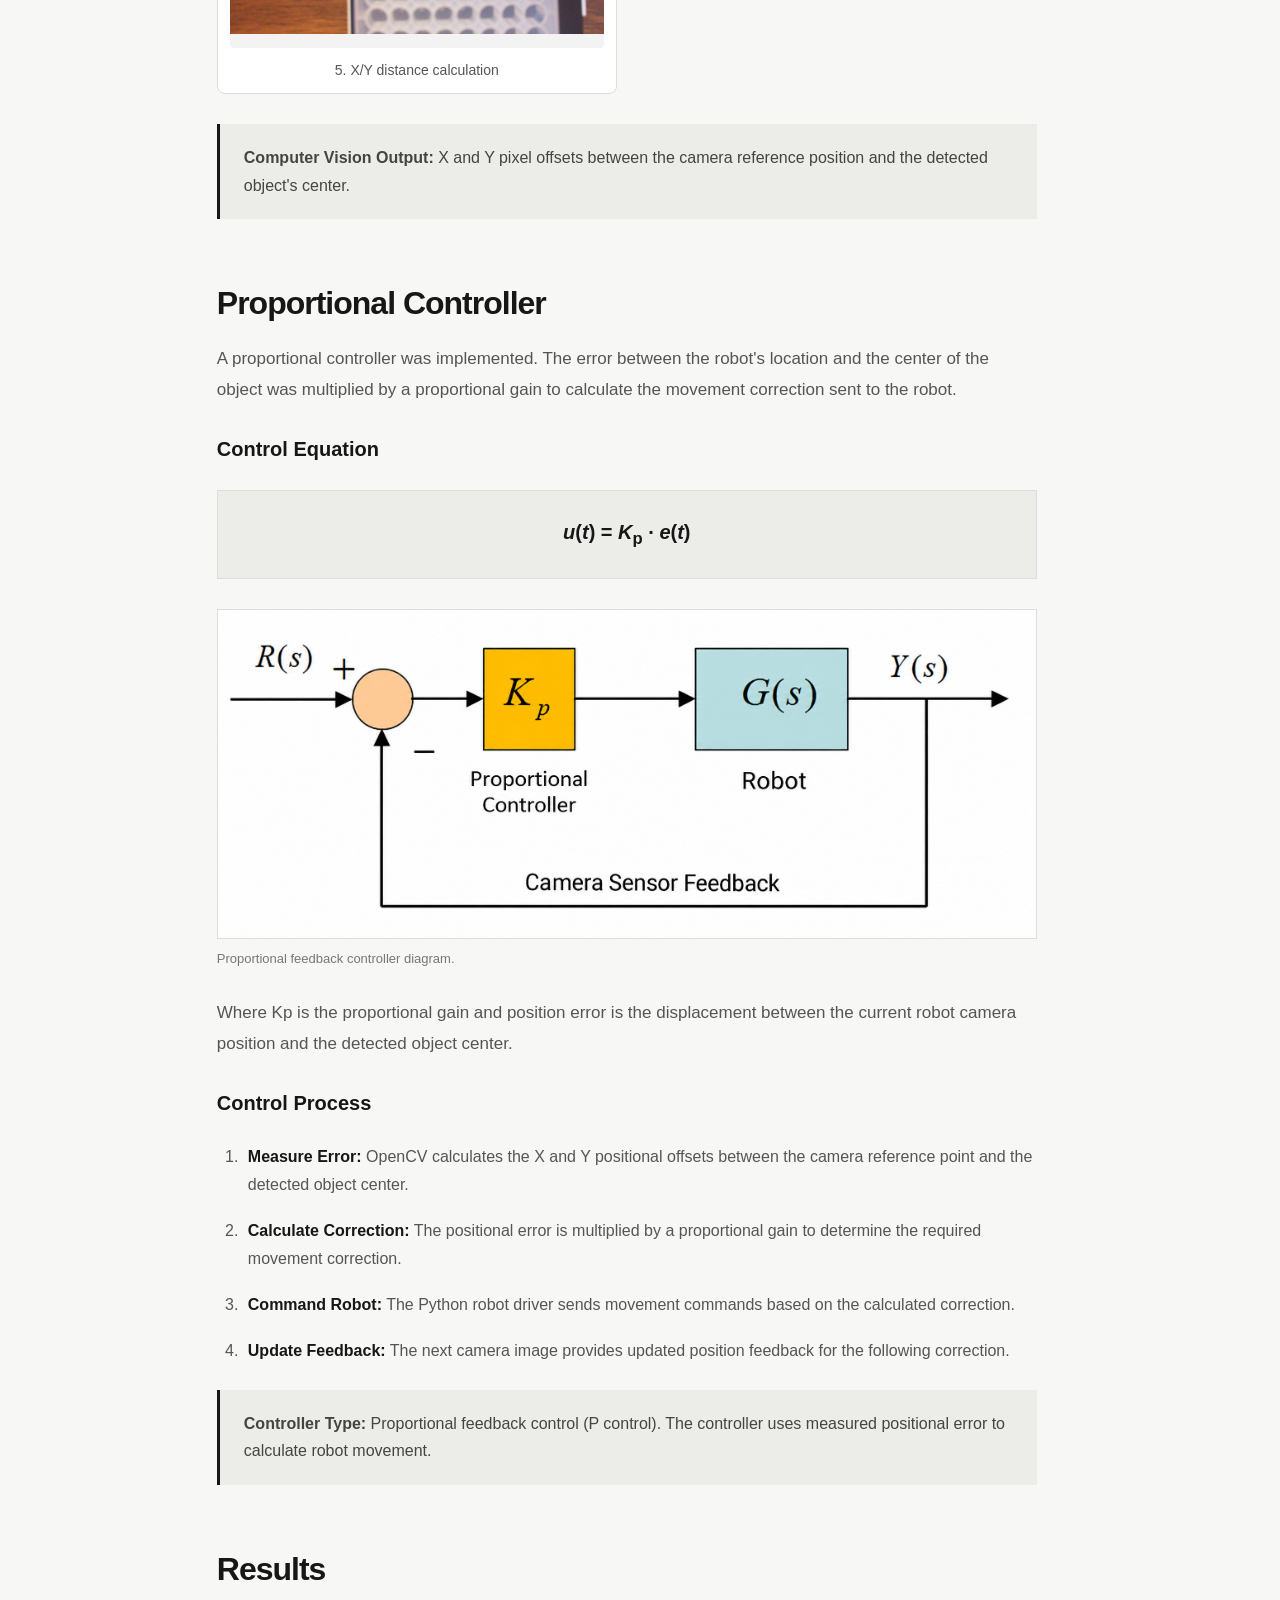
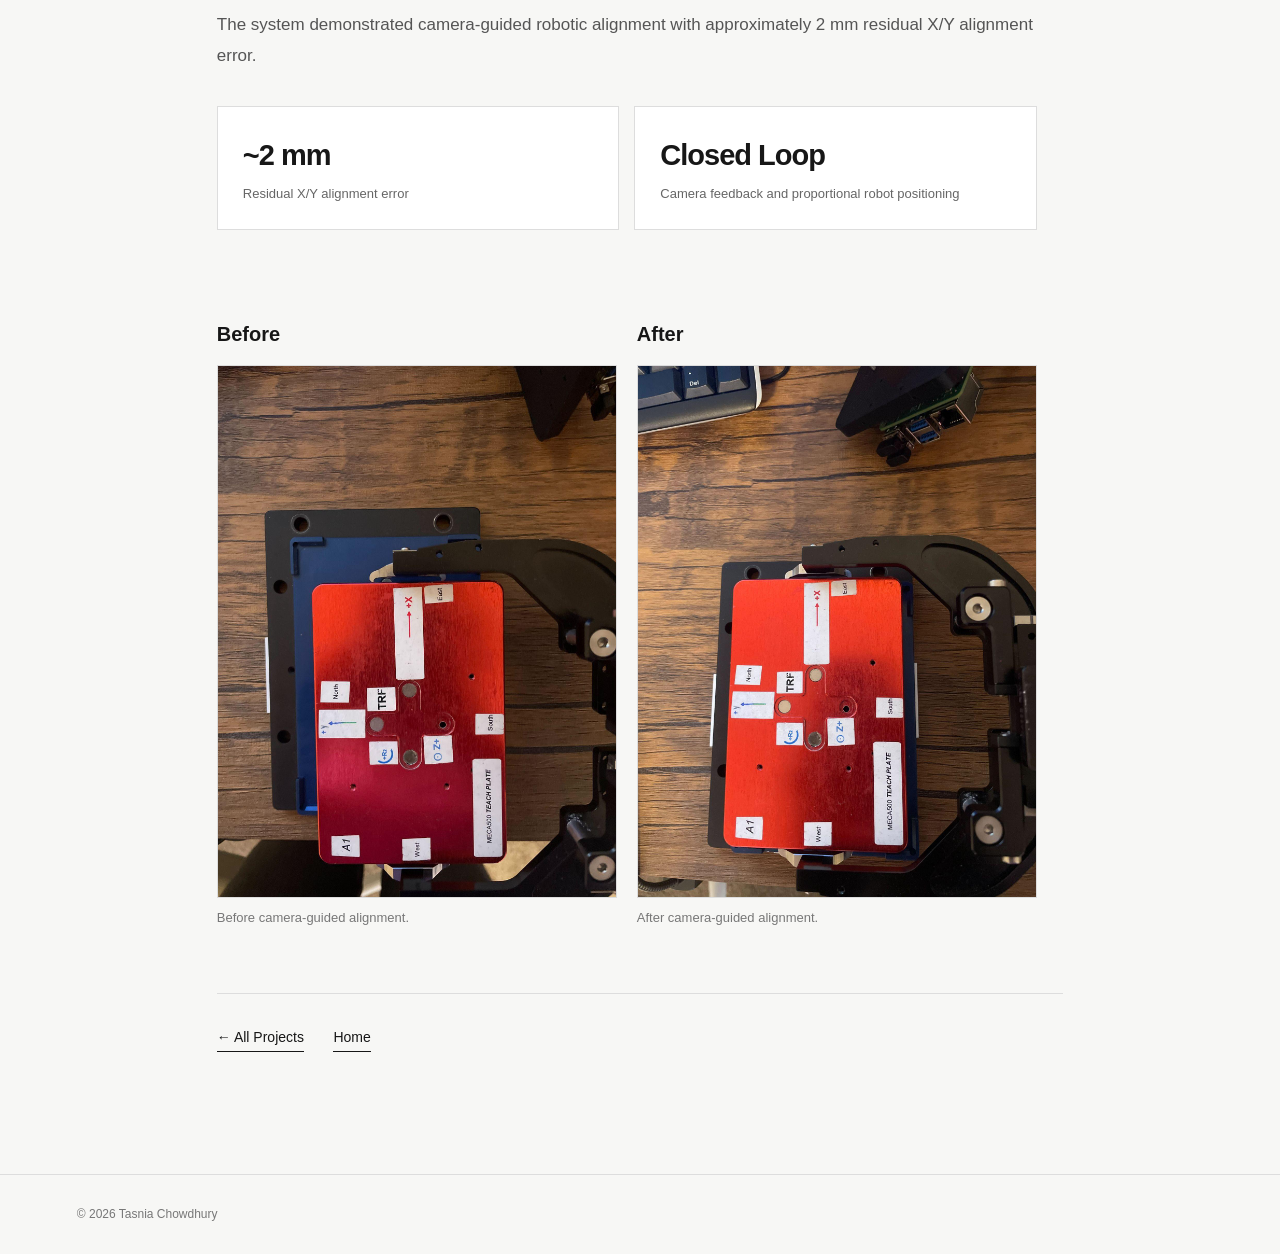
<file: projects/opencv-robot.html>
<!DOCTYPE html>
<html lang="en">
<head>
    <meta charset="UTF-8">
    <meta name="viewport" content="width=device-width, initial-scale=1.0">
    <meta name="description" content="Robot Object Perception using Computer Vision. A robotics project integrating OpenCV, Raspberry Pi, MQTT, proportional feedback control, and a 6-DoF robot arm.">
    <title>Robot Object Perception using Computer Vision</title>

    <link rel="stylesheet" href="../style.css">

    <style>
        /* PROJECT PAGE ONLY */
        .project-detail {
            max-width: 1000px;
            margin: 0 auto;
        }

        /* Prevent image cropping */
        .project-detail .project-detail-hero {
            width: 100%;
            height: auto !important;
            max-height: none !important;
            overflow: visible !important;
            background: transparent;
        }

        .project-detail .project-detail-hero img,
        .project-detail .project-media img,
        .project-detail .image-comparison img,
        .project-detail .vision-gallery img {
            display: block;
            width: 100%;
            height: auto !important;
            max-height: none !important;
            object-fit: contain !important;
            object-position: center !important;
        }

        /* Headings and text */
        .project-detail-section {
            max-width: 820px;
            margin-bottom: 65px;
        }

        .project-detail-section h2 {
            font-size: 32px;
            letter-spacing: -1px;
            line-height: 1.2;
            margin-bottom: 22px;
        }

        .project-detail-section h3 {
            font-size: 20px;
            margin: 28px 0 15px;
        }

        .project-detail-section p {
            line-height: 1.8;
            margin-bottom: 18px;
        }

        /* Technical steps */
        .technical-steps {
            padding-left: 26px;
            margin: 24px 0;
        }

        .technical-steps li {
            margin-bottom: 18px;
            padding-left: 5px;
            color: #555;
            line-height: 1.75;
        }

        .technical-steps strong {
            color: #171717;
        }

        /* Technical notes */
        .technical-note {
            padding: 20px 24px;
            background: #ecece8;
            border-left: 3px solid #171717;
            margin: 25px 0;
            color: #444;
            line-height: 1.7;
        }

        /* Project images */
        .project-media {
            margin: 30px 0;
            width: 100%;
        }

        .project-media img {
            border: 1px solid #ddd;
        }

        .project-media figcaption,
        .image-comparison figcaption,
        .vision-gallery figcaption {
            font-size: 13px;
            color: #777;
            margin-top: 10px;
            line-height: 1.5;
        }

        /* Two-column images */
        .image-comparison {
            display: grid;
            grid-template-columns: repeat(2, minmax(0, 1fr));
            gap: 20px;
            margin: 30px 0;
        }

        .image-comparison figure {
            min-width: 0;
        }

        .image-comparison img {
            border: 1px solid #ddd;
        }

        /* Computer Vision gallery */
        .vision-gallery {
            display: grid;
            grid-template-columns: repeat(2, minmax(0, 1fr));
            gap: 20px;
            margin: 30px 0;
        }

        .vision-gallery figure {
            min-width: 0;
        }

        .vision-gallery img {
            border: 1px solid #ddd;
        }

        /* Uniform Computer Vision images ONLY */
        .project-detail .vision-gallery figure {
            margin: 0;
            padding: 12px;
            min-width: 0;
            background: #fff;
            border: 1px solid #ddd;
            border-radius: 8px;
        }

        .project-detail .vision-gallery img {
            display: block;
            width: 100%;
            height: 240px !important;
            max-height: none !important;
            object-fit: contain !important;
            object-position: center;
            background: #f3f3f3;
            border: 0;
            border-radius: 4px;
        }

        .project-detail .vision-gallery figcaption {
            margin-top: 12px;
            text-align: center;
            font-size: 14px;
            color: #555;
        }

        /* Demo video */
        .project-demo-video {
            display: block;
            width: 100%;
            height: auto;
            max-height: 600px;
            object-fit: contain;
            background: #000;
            border: 1px solid #ddd;
        }

        /* System workflow */
        .workflow {
            display: flex;
            align-items: stretch;
            gap: 10px;
            margin: 30px 0;
        }

        .workflow-step {
            flex: 1;
            min-width: 0;
            padding: 18px 12px;
            background: white;
            border: 1px solid #ddd;
            text-align: center;
        }

        .workflow-step strong {
            display: block;
            font-size: 14px;
            margin-bottom: 7px;
        }

        .workflow-step span {
            display: block;
            font-size: 12px;
            color: #666;
        }

        .workflow-arrow {
            align-self: center;
            flex-shrink: 0;
            font-size: 22px;
        }

        /* Proportional control equation */
        .control-equation {
            background: #ecece8;
            border: 1px solid #ddd;
            padding: 25px;
            margin: 25px 0;
            text-align: center;
            font-size: 20px;
            font-weight: 600;
            overflow-x: auto;
        }

        /* Hardware cards */
        .project-detail-grid {
            display: grid;
            grid-template-columns: repeat(2, minmax(0, 1fr));
            gap: 20px;
            margin: 30px 0;
        }

        .detail-panel {
            background: white;
            border: 1px solid #ddd;
            padding: 25px;
        }

        .detail-panel h3 {
            margin-top: 0;
        }

        .detail-panel li {
            margin-bottom: 10px;
        }

        /* Results */
        .project-highlight {
            display: grid;
            grid-template-columns: repeat(2, minmax(0, 1fr));
            gap: 15px;
            margin: 35px 0 60px;
        }

        .highlight-item {
            background: white;
            border: 1px solid #ddd;
            padding: 25px;
        }

        .highlight-item strong {
            display: block;
            font-size: 29px;
            letter-spacing: -1px;
        }

        .highlight-item span {
            display: block;
            font-size: 13px;
            color: #666;
            margin-top: 5px;
        }

        /* Responsive */
        @media (max-width: 700px) {
            .workflow {
                flex-direction: column;
            }

            .workflow-arrow {
                transform: rotate(90deg);
            }

            .image-comparison,
            .vision-gallery,
            .project-detail-grid,
            .project-highlight {
                grid-template-columns: 1fr;
            }

            .project-detail .vision-gallery img {
                height: 220px !important;
            }

            .project-demo-video {
                max-height: none;
            }

            .project-detail-section h2 {
                font-size: 28px;
            }

            .control-equation {
                font-size: 16px;
            }
        }
    </style>
</head>

<body>

    <!-- NAVIGATION -->
    <header>
        <nav>
            <a href="../index.html" class="logo">TC</a>

            <div class="nav-links">
                <a href="../index.html#work">Work</a>
                <a href="../index.html#about">About</a>
                <a href="../index.html#experience">Experience</a>
                <a href="../index.html#contact">Contact</a>
            </div>
        </nav>
    </header>

    <main>
        <article class="project-detail">

            <!-- BACK LINK -->
            <a href="../index.html#work" class="back-link">
                ← Back to Projects
            </a>

            <!-- PROJECT HEADER -->
            <div class="project-detail-header">
                <p class="eyebrow">COMPUTER VISION · ROBOTICS</p>

                <h1>
                    Robot Object Perception
                    using Computer Vision
                </h1>

                <p class="project-detail-intro">
                    Camera vision was used to detect an object,
                    locate its center, and move a robot to the
                    object's center for grasping.
                </p>

                <div class="tags">
                    <span>Python</span>
                    <span>OpenCV</span>
                    <span>Raspberry Pi</span>
                    <span>Computer Vision</span>
                    <span>6-DoF Robot</span>
                    <span>MQTT</span>
                    <span>Proportional Control</span>
                    <span>SolidWorks</span>
                </div>
            </div>

            <!-- PROJECT HERO IMAGE -->
            <div class="project-detail-hero">
                <img
                    src="../assets/images/opencv_project_images/opencv-contour.jpg"
                    alt="Computer vision object contour detection">
            </div>

            <!-- OVERVIEW -->
            <section class="project-detail-section">
                <h2>Overview</h2>

                <p>
                    Camera vision was used to detect an object,
                    locate the center of the object, and move
                    the robot to the object's center for grasping.
                </p>

                <p>
                    The system combines a camera, Raspberry Pi,
                    OpenCV image processing, MQTT communication,
                    and proportional feedback control to guide
                    a 6-DoF robotic arm toward the target.
                </p>
            </section>

            <!-- HARDWARE -->
            <section class="project-detail-section">
                <h2>Hardware</h2>

                <p>
                    The following components were used
                    in this project:
                </p>

                <ul class="technical-steps">
                    <li>6-DoF robot arm</li>
                    <li>Raspberry Pi microcontroller</li>
                    <li>Camera</li>
                    <li>
                        Custom mounting designed in
                        SolidWorks and 3D printed
                    </li>
                    <li>Mounting dowels</li>
                </ul>

                <h3>Camera Mounting Design</h3>

                <p>
                    A custom camera mounting assembly was
                    designed in SolidWorks and 3D printed
                    for integration with the robotic system.
                </p>

                <div class="image-comparison">
                    <figure>
                        <img
                            src="../assets/images/opencv_project_images/opencv-mount-design.jpg"
                            alt="SolidWorks camera mounting design"
                            loading="lazy">
                        <figcaption>
                            Camera mounting CAD design.
                        </figcaption>
                    </figure>

                    <figure>
                        <img
                            src="../assets/images/opencv_project_images/opencv-mount-photo.jpg"
                            alt="3D printed camera mounting assembly"
                            loading="lazy">
                        <figcaption>
                            Physical camera mounting assembly.
                        </figcaption>
                    </figure>
                </div>
            </section>

            <!-- SYSTEM DESIGN -->
            <section class="project-detail-section">
                <h2>System Design</h2>

                <p>
                    The system integrates computer vision,
                    network communication, and feedback-based
                    robotic motion.
                </p>

                <ol class="technical-steps">
                    <li>
                        <strong>Image Acquisition:</strong>
                        The camera takes an image every 5 seconds.
                    </li>

                    <li>
                        <strong>Object Detection:</strong>
                        The OpenCV algorithm analyzes the image,
                        detects the object, and locates its center.
                    </li>

                    <li>
                        <strong>MQTT Communication:</strong>
                        Via MQTT protocol, messages containing
                        the X and Y location of the object's center
                        are published to a node.
                    </li>

                    <li>
                        <strong>Proportional Control:</strong>
                        A proportional controller determines
                        how much to move the robot in X and Y
                        based on camera sensor feedback.
                    </li>

                    <li>
                        <strong>Robot Movement:</strong>
                        A Python driver sends movement commands
                        to position the robot at the center
                        of the object.
                    </li>
                </ol>

                <!-- SYSTEM WORKFLOW -->
                <div class="workflow">
                    <div class="workflow-step">
                        <strong>Camera</strong>
                        <span>Image capture</span>
                    </div>

                    <div class="workflow-arrow">→</div>

                    <div class="workflow-step">
                        <strong>OpenCV</strong>
                        <span>Object detection</span>
                    </div>

                    <div class="workflow-arrow">→</div>

                    <div class="workflow-step">
                        <strong>MQTT</strong>
                        <span>X/Y position data</span>
                    </div>

                    <div class="workflow-arrow">→</div>

                    <div class="workflow-step">
                        <strong>Controller</strong>
                        <span>Movement correction</span>
                    </div>

                    <div class="workflow-arrow">→</div>

                    <div class="workflow-step">
                        <strong>Robot</strong>
                        <span>Execute movement</span>
                    </div>
                </div>

                <div class="technical-note">
                    <strong>Feedback Loop:</strong>
                    Camera captures image →
                    OpenCV detects object center →
                    MQTT publishes coordinates →
                    Proportional controller calculates correction →
                    Python driver commands robot movement.
                </div>

                <!-- DEMO VIDEO -->
                <h3>Demo</h3>

                <figure class="project-media">
                    <video
                        class="project-demo-video"
                        controls
                        playsinline
                        preload="metadata">

                        <source
                            src="../assets/images/opencv_project_images/opencv-demo.mp4"
                            type="video/mp4">

                        Your browser does not support HTML5 video.
                    </video>

                    <figcaption>
                        Camera-guided robot alignment demonstration.
                    </figcaption>
                </figure>
            </section>

            <!-- COMPUTER VISION -->
            <section class="project-detail-section">
                <h2>Computer Vision</h2>

                <p>
                    The OpenCV algorithm performs
                    computer vision in the following steps.
                </p>

                <ol class="technical-steps">
                    <li>
                        <strong>Image Recording:</strong>
                        Records an image from the camera.
                    </li>

                    <li>
                        <strong>Grayscale Conversion:</strong>
                        Converts the captured image to grayscale.
                    </li>

                    <li>
                        <strong>Object Detection:</strong>
                        Detects the object within the image.
                    </li>

                    <li>
                        <strong>Center Marker Detection:</strong>
                        Identifies the center marker on the object.
                    </li>

                    <li>
                        <strong>Distance Calculation:</strong>
                        Calculates the X and Y displacement
                        from the robot's camera reference location
                        to the object's center, measured in pixels.
                    </li>
                </ol>

                <!-- COMPUTER VISION IMAGE GALLERY -->
                <div class="vision-gallery">
                    <figure>
                        <img
                            src="../assets/images/opencv_project_images/opencv-plate.jpg"
                            alt="Original object camera image"
                            loading="lazy">
                        <figcaption>
                            1. Original camera image
                        </figcaption>
                    </figure>

                    <figure>
                        <img
                            src="../assets/images/opencv_project_images/opencv-grayscale.jpg"
                            alt="Grayscale image"
                            loading="lazy">
                        <figcaption>
                            2. Grayscale conversion
                        </figcaption>
                    </figure>

                    <figure>
                        <img
                            src="../assets/images/opencv_project_images/opencv-contour.jpg"
                            alt="Object contour detection"
                            loading="lazy">
                        <figcaption>
                            3. Object detection
                        </figcaption>
                    </figure>

                    <figure>
                        <img
                            src="../assets/images/opencv_project_images/opencv-marker.jpg"
                            alt="Object center marker detection"
                            loading="lazy">
                        <figcaption>
                            4. Center marker detection
                        </figcaption>
                    </figure>

                    <figure>
                        <img
                            src="../assets/images/opencv_project_images/opencv-offset.jpg"
                            alt="X and Y position offset"
                            loading="lazy">
                        <figcaption>
                            5. X/Y distance calculation
                        </figcaption>
                    </figure>
                </div>

                <div class="technical-note">
                    <strong>Computer Vision Output:</strong>
                    X and Y pixel offsets between
                    the camera reference position
                    and the detected object's center.
                </div>
            </section>

            <!-- PROPORTIONAL CONTROLLER -->
            <section class="project-detail-section">
                <h2>Proportional Controller</h2>

                <p>
                    A proportional controller was implemented.
                    The error between the robot's location
                    and the center of the object was multiplied
                    by a proportional gain to calculate the
                    movement correction sent to the robot.
                </p>

                <h3>Control Equation</h3>

                <div class="control-equation">
                    <i>u</i>(<i>t</i>) =
                    <i>K</i><sub>p</sub> &middot;
                    <i>e</i>(<i>t</i>)
                </div>

                <!-- PROPORTIONAL CONTROLLER DIAGRAM -->
                <figure class="project-media">
                    <img
                        src="../assets/images/opencv_project_images/pcontroller.jpg"
                        alt="Proportional controller feedback diagram"
                        loading="lazy">

                    <figcaption>
                        Proportional feedback controller diagram.
                    </figcaption>
                </figure>

                <p>
                    Where Kp is the proportional gain
                    and position error is the displacement
                    between the current robot camera position
                    and the detected object center.
                </p>

                <h3>Control Process</h3>

                <ol class="technical-steps">
                    <li>
                        <strong>Measure Error:</strong>
                        OpenCV calculates the X and Y
                        positional offsets between the
                        camera reference point and
                        the detected object center.
                    </li>

                    <li>
                        <strong>Calculate Correction:</strong>
                        The positional error is multiplied
                        by a proportional gain to determine
                        the required movement correction.
                    </li>

                    <li>
                        <strong>Command Robot:</strong>
                        The Python robot driver sends
                        movement commands based on
                        the calculated correction.
                    </li>

                    <li>
                        <strong>Update Feedback:</strong>
                        The next camera image provides
                        updated position feedback for
                        the following correction.
                    </li>
                </ol>

                <div class="technical-note">
                    <strong>Controller Type:</strong>
                    Proportional feedback control (P control).

                    The controller uses measured positional
                    error to calculate robot movement.
                </div>
            </section>

            <!-- RESULTS -->
            <section class="project-detail-section">
                <h2>Results</h2>

                <p>
                    The system demonstrated camera-guided
                    robotic alignment with approximately
                    2 mm residual X/Y alignment error.
                </p>

                <div class="project-highlight">
                    <div class="highlight-item">
                        <strong>~2 mm</strong>
                        <span>Residual X/Y alignment error</span>
                    </div>

                    <div class="highlight-item">
                        <strong>Closed Loop</strong>
                        <span>
                            Camera feedback and proportional
                            robot positioning
                        </span>
                    </div>
                </div>

                <!-- BEFORE AND AFTER -->
                <div class="image-comparison">
                    <figure>
                        <h3>Before</h3>

                        <img
                            src="../assets/images/opencv_project_images/opencv-results-before.jpg"
                            alt="Robot position before alignment"
                            loading="lazy">

                        <figcaption>
                            Before camera-guided alignment.
                        </figcaption>
                    </figure>

                    <figure>
                        <h3>After</h3>

                        <img
                            src="../assets/images/opencv_project_images/opencv-results-after.jpg"
                            alt="Robot position after alignment"
                            loading="lazy">

                        <figcaption>
                            After camera-guided alignment.
                        </figcaption>
                    </figure>
                </div>
            </section>

            <!-- PROJECT NAVIGATION -->
            <div class="project-detail-footer">
                <a href="../index.html#work">
                    ← All Projects
                </a>

                <a href="../index.html">
                    Home
                </a>
            </div>

        </article>
    </main>

    <!-- FOOTER -->
    <footer>
        <p>© 2026 Tasnia Chowdhury</p>
    </footer>

</body>
</html>
</file>
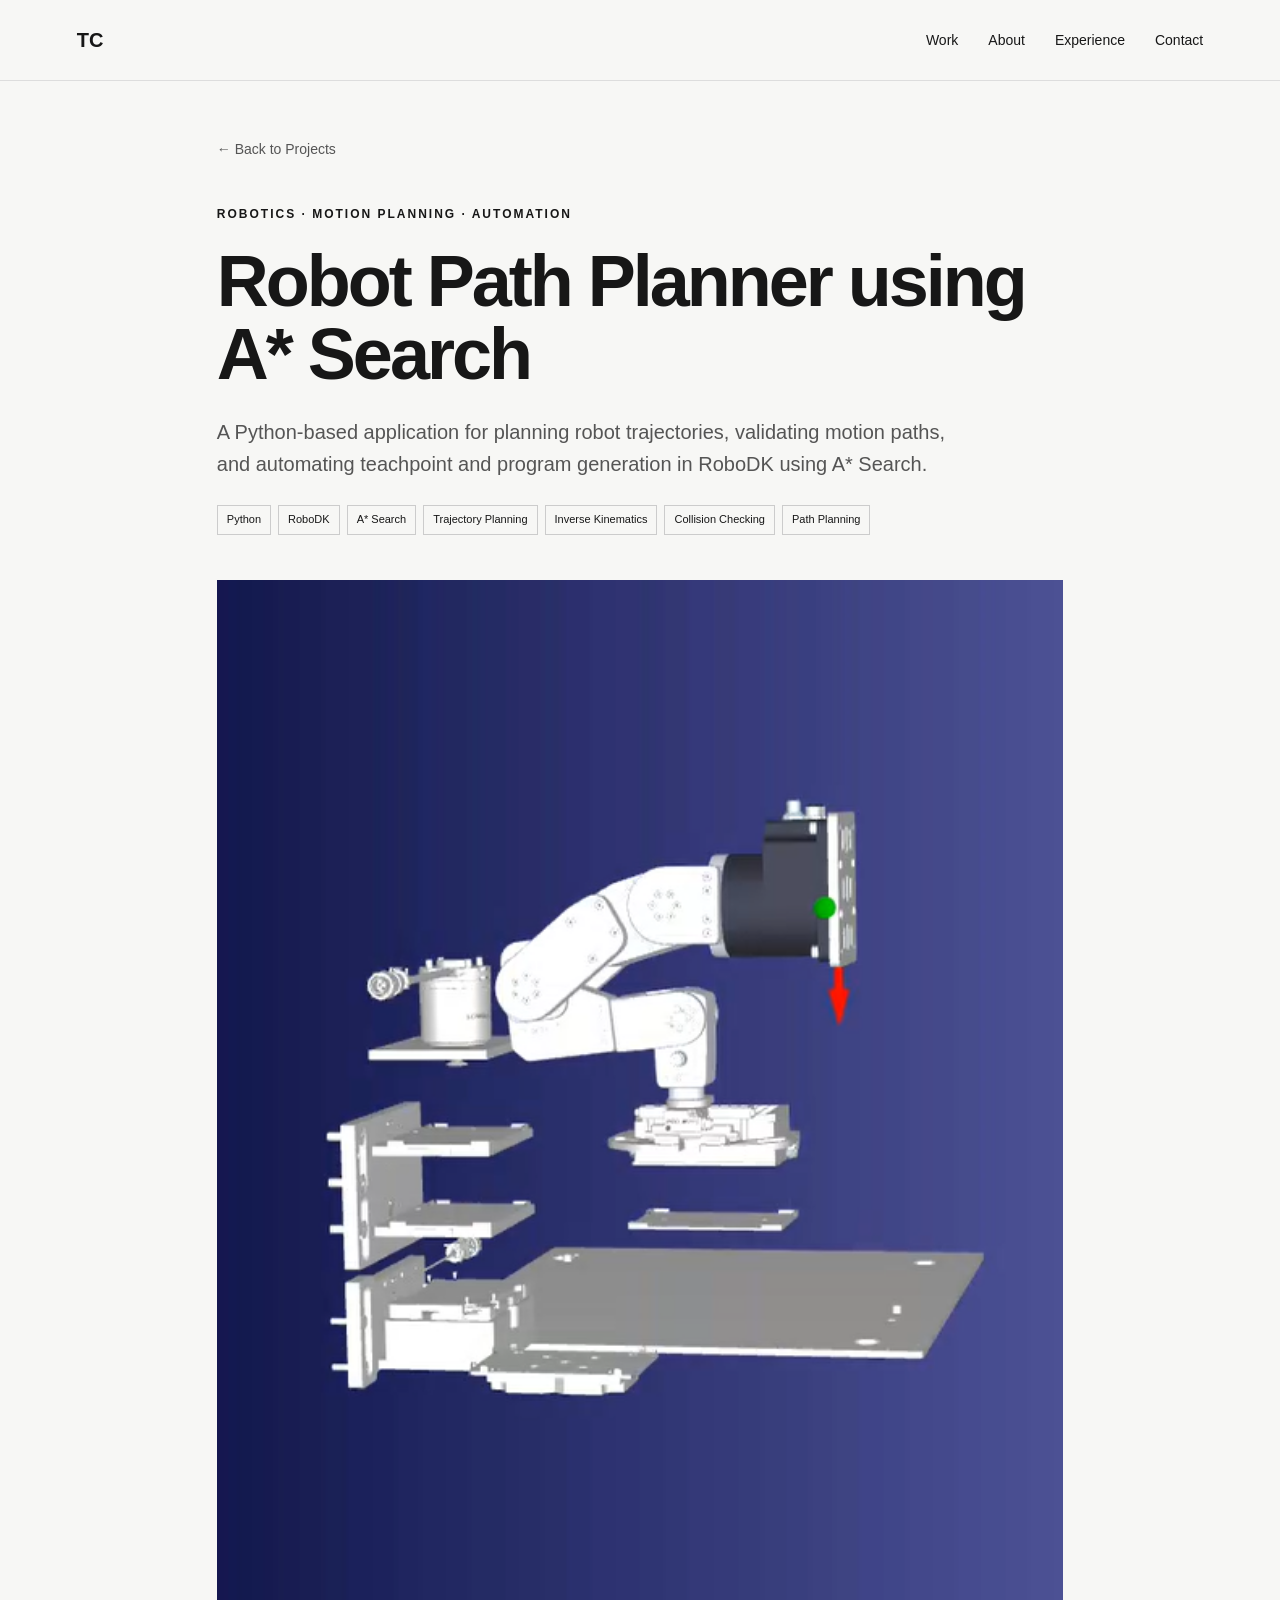
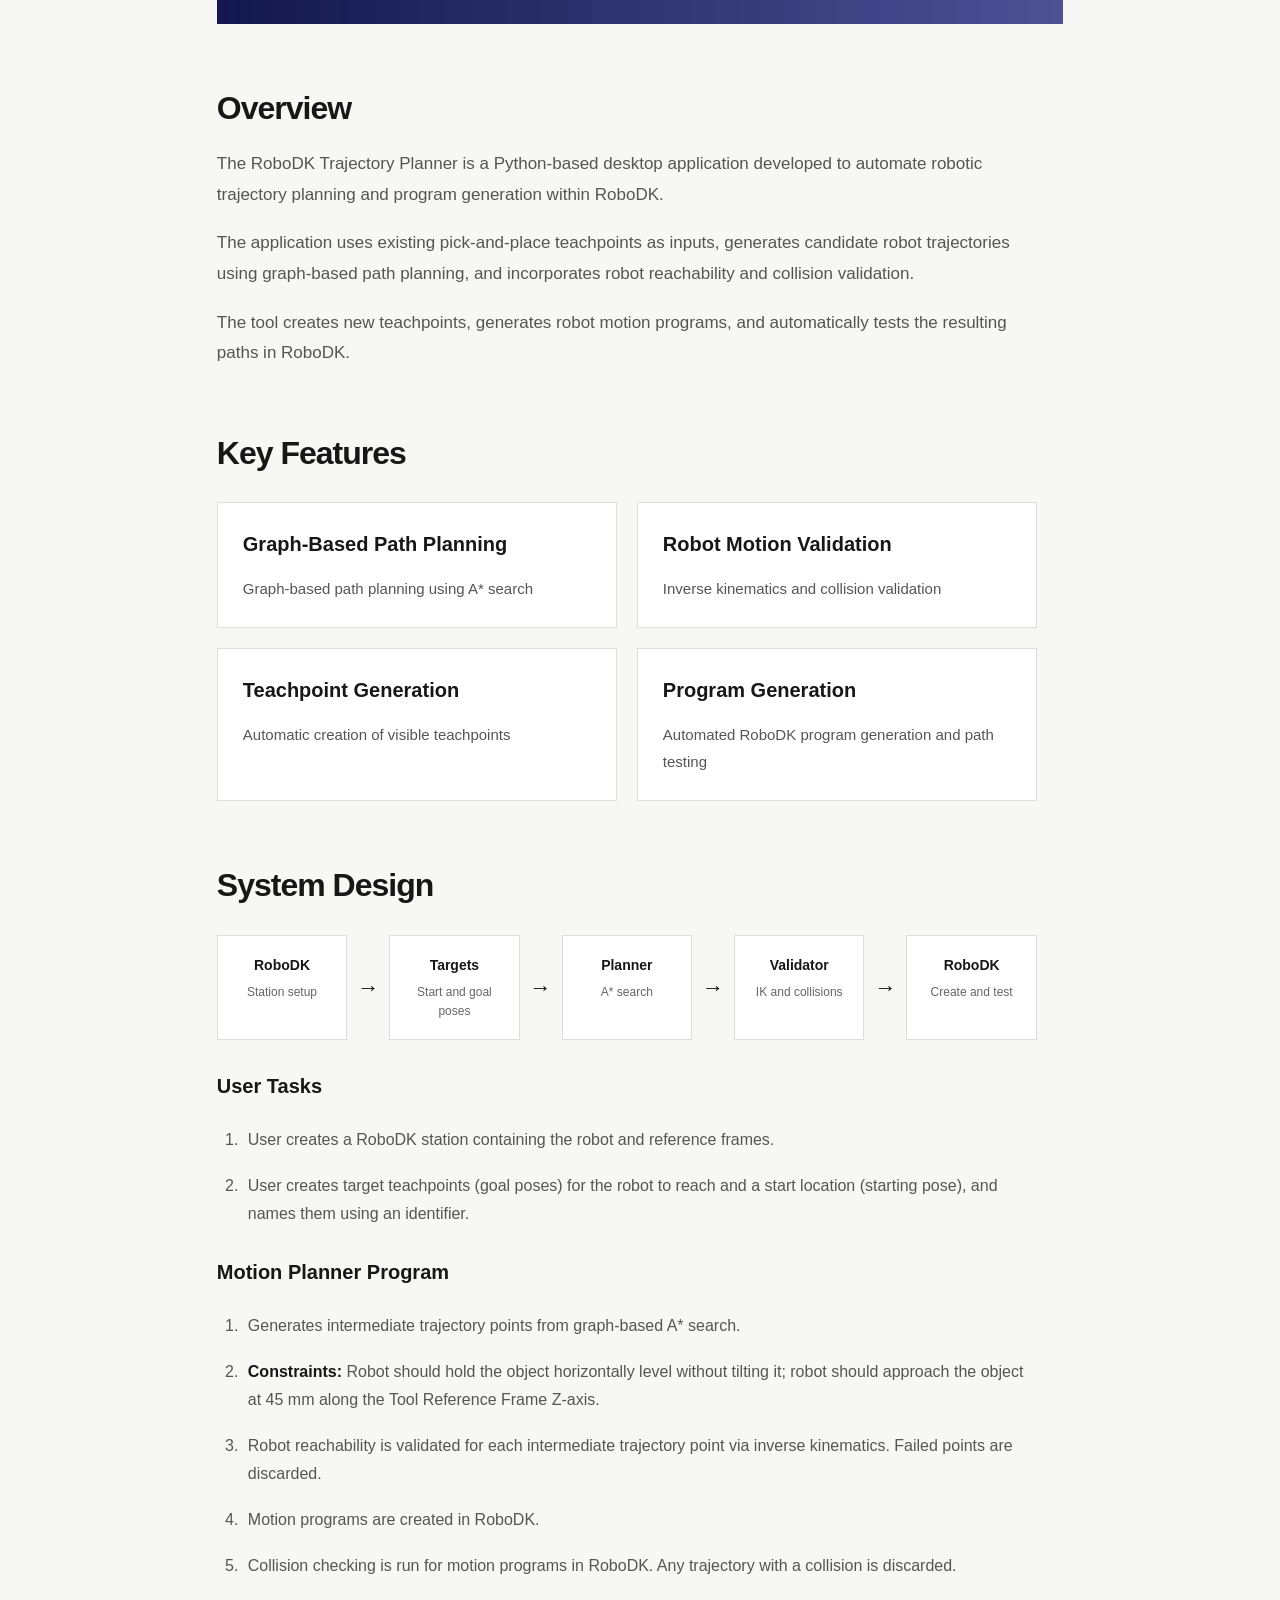
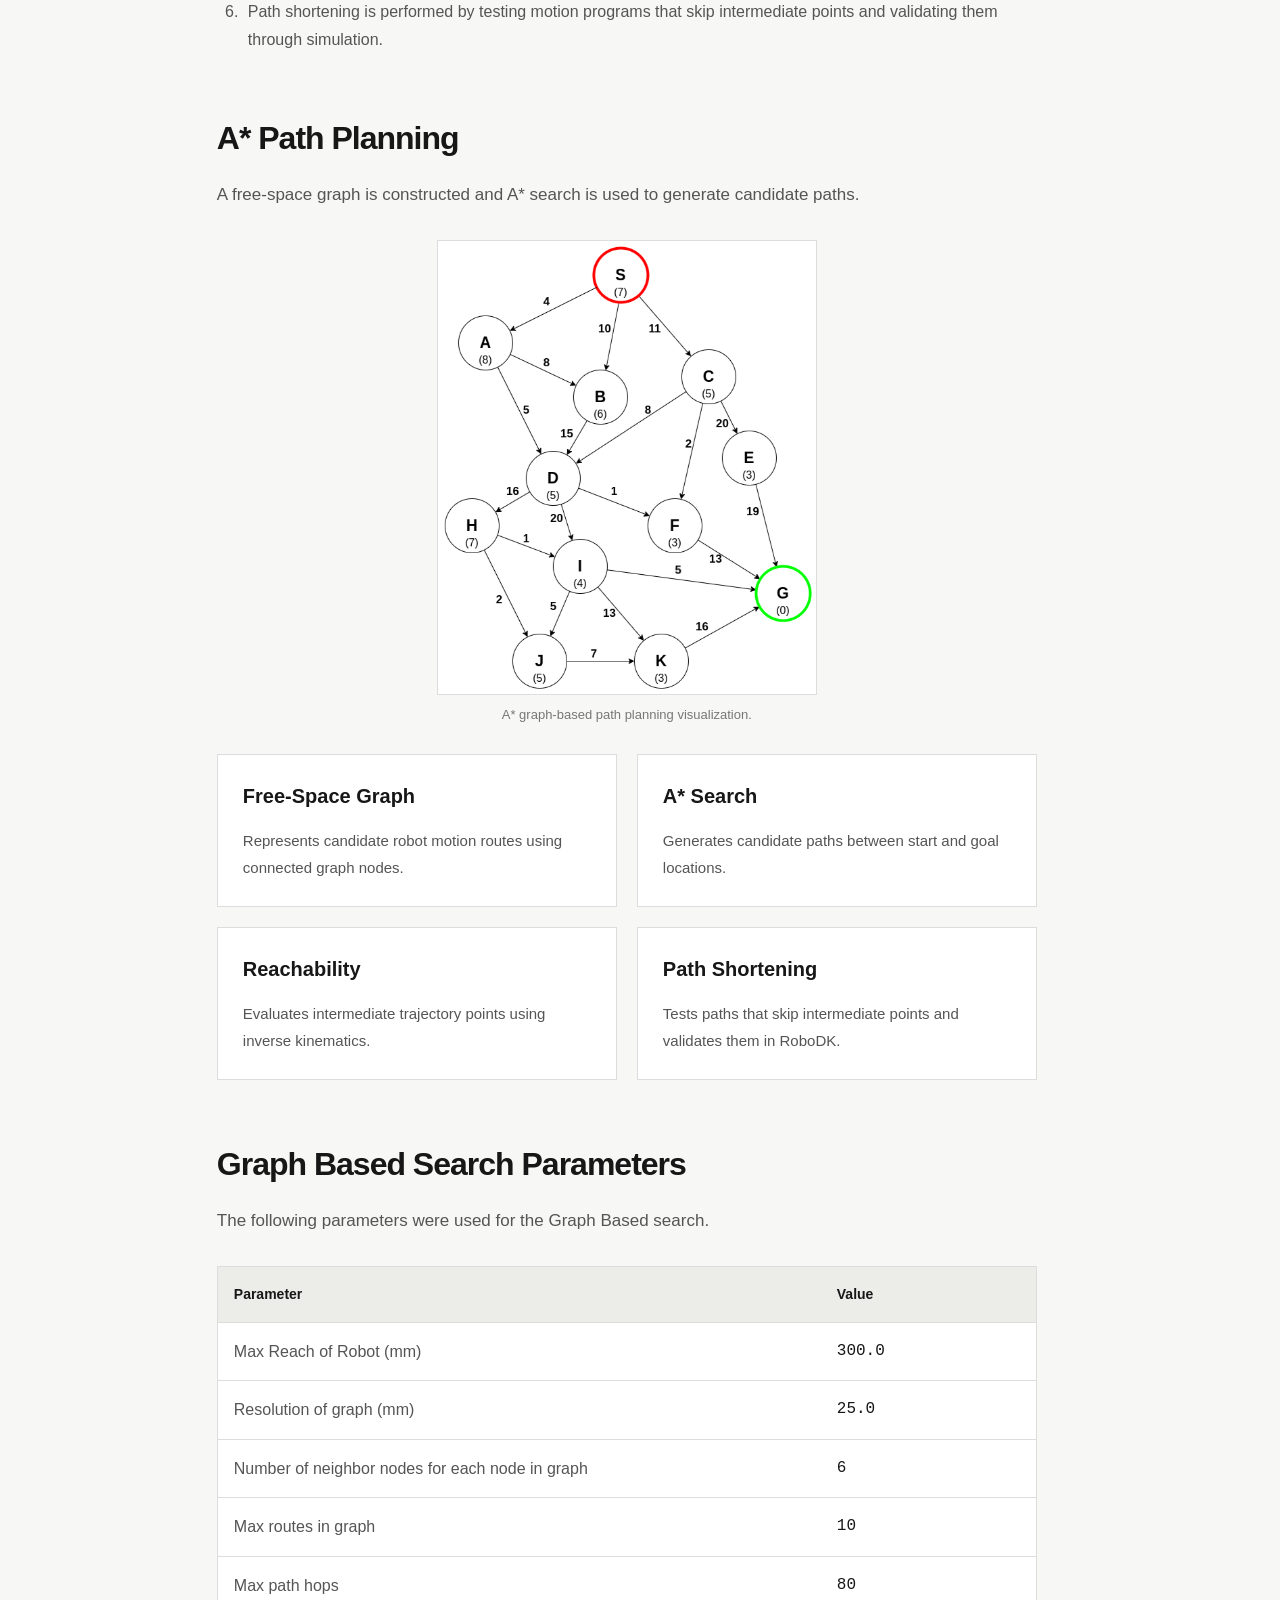
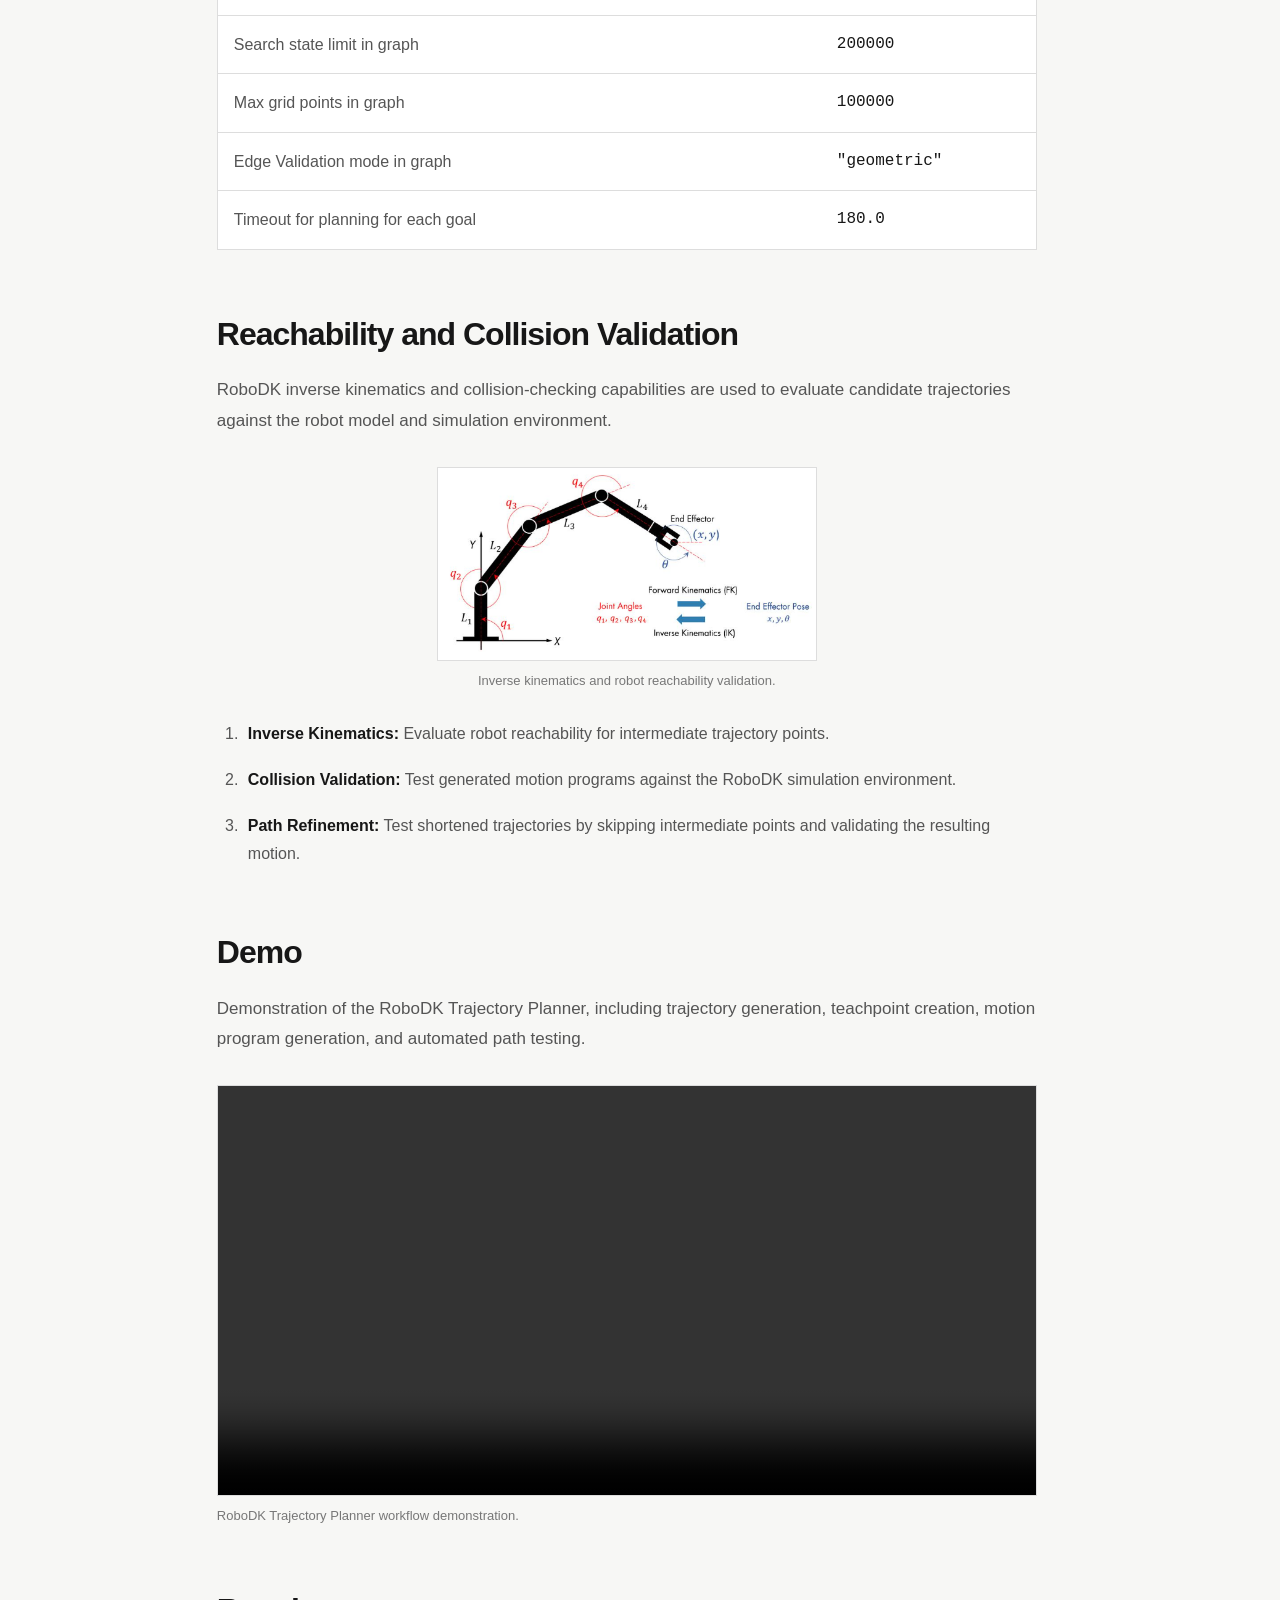
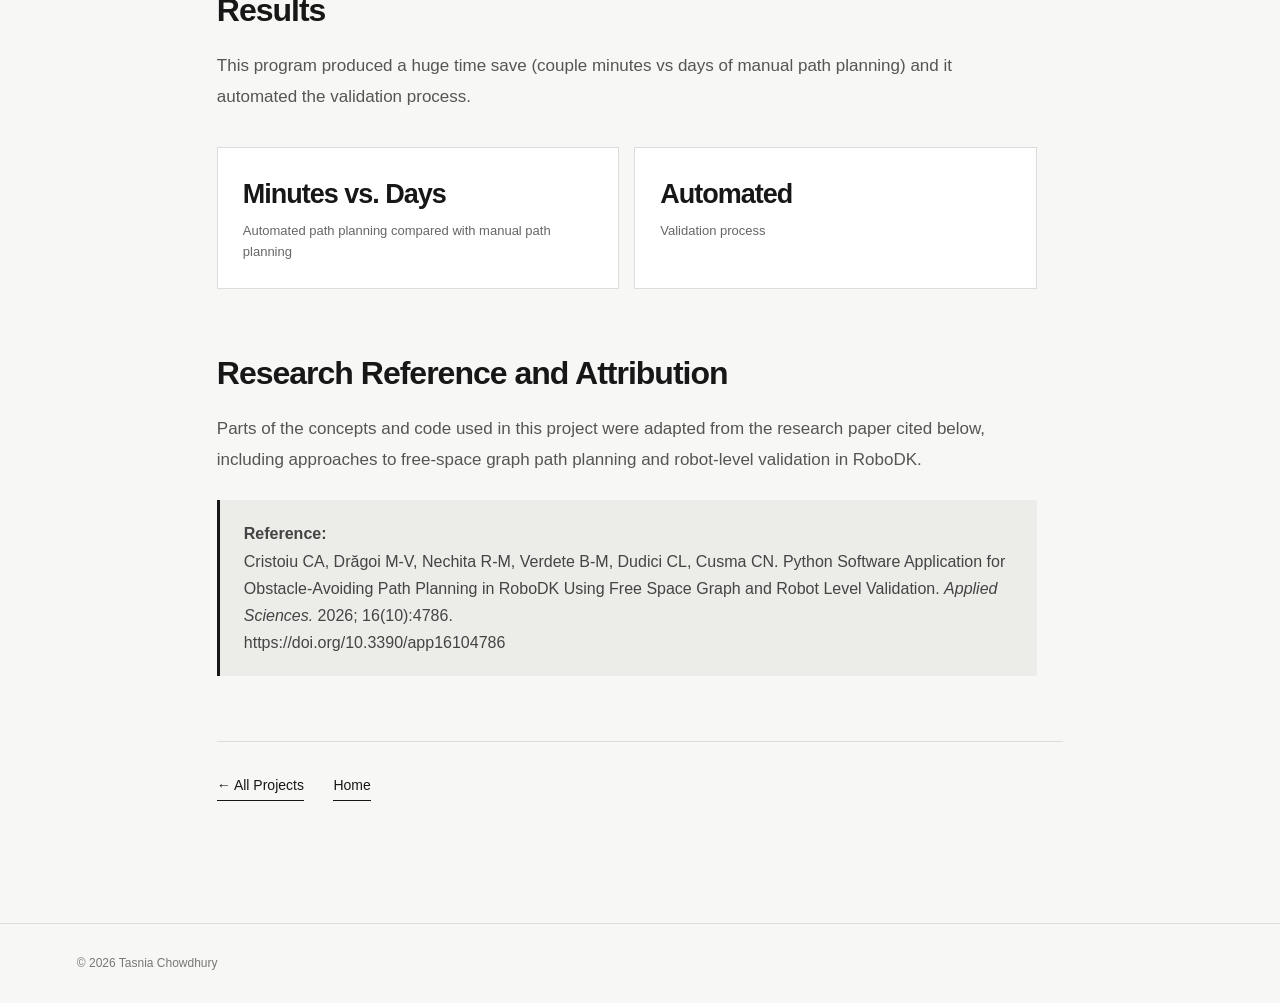
<file: projects/robodk-trajectory-planner.html>
<!DOCTYPE html>
<html lang="en">
<head>
    <meta charset="UTF-8">
    <meta name="viewport" content="width=device-width, initial-scale=1.0">
    <meta name="description" content="Robot Path Planner using A* Search: Python-based trajectory planning and automated RoboDK program generation.">

    <title>Robot Path Planner using A* Search | Robotics Portfolio</title>
    <link rel="stylesheet" href="../style.css">

    <style>
        /* Original project page styling */
        .project-detail { max-width: 1000px; margin: 0 auto; }
        .project-detail-section { max-width: 820px; margin-bottom: 65px; }
        .project-detail-section h2 { font-size: 32px; letter-spacing: -1px; line-height: 1.2; margin-bottom: 22px; }
        .project-detail-section h3 { font-size: 20px; margin: 28px 0 15px; }
        .project-detail-section p { line-height: 1.8; margin-bottom: 18px; }

        .technical-steps { padding-left: 26px; margin: 24px 0; }
        .technical-steps li { margin-bottom: 18px; padding-left: 5px; color: #555; line-height: 1.75; }
        .technical-steps strong { color: #171717; }

        .technical-note {
            padding: 20px 24px;
            background: #ecece8;
            border-left: 3px solid #171717;
            margin: 25px 0;
            color: #444;
            line-height: 1.7;
        }

        .project-detail-grid {
            display: grid;
            grid-template-columns: repeat(2, minmax(0, 1fr));
            gap: 20px;
            margin: 30px 0;
        }

        .detail-panel { background: white; border: 1px solid #ddd; padding: 25px; }
        .detail-panel h3 { margin-top: 0; }
        .detail-panel p { margin-bottom: 0; }

        .workflow { display: flex; align-items: stretch; gap: 10px; margin: 30px 0; }
        .workflow-step {
            flex: 1;
            min-width: 0;
            padding: 18px 10px;
            background: white;
            border: 1px solid #ddd;
            text-align: center;
        }
        .workflow-step strong { display: block; font-size: 14px; margin-bottom: 7px; }
        .workflow-step span { display: block; font-size: 12px; color: #666; }
        .workflow-arrow { align-self: center; flex-shrink: 0; font-size: 22px; }

        /* Show the entire RoboDK hero image without cropping. */
        .project-detail-hero {
            height: auto !important;
            max-height: none !important;
            overflow: visible !important;
            aspect-ratio: auto !important;
        }

        .project-detail-hero img {
            display: block;
            width: 100% !important;
            height: auto !important;
            max-height: none !important;
            aspect-ratio: auto !important;
            object-fit: contain !important;
            object-position: center !important;
        }

        .project-media { margin: 30px 0; width: 100%; }
        .project-media img {
            display: block;
            width: 100%;
            height: auto;
            object-fit: contain;
            border: 1px solid #ddd;
        }
        .project-media figcaption {
            font-size: 13px;
            color: #777;
            margin-top: 10px;
            line-height: 1.5;
        }

        /* Images for A* and inverse kinematics */
        .project-media img.technical-image {
            display: block;
            width: 100%;
            max-width: 380px;
            height: auto;
            margin: 0 auto;
            object-fit: contain;
            border: 1px solid #ddd;
            background: white;
        }

        .project-media:has(.technical-image) figcaption {
            text-align: center;
        }

        .project-demo-video {
            display: block;
            width: 100%;
            height: auto;
            max-height: 600px;
            object-fit: contain;
            background: #000;
            border: 1px solid #ddd;
        }

        .project-highlight {
            display: grid;
            grid-template-columns: repeat(2, minmax(0, 1fr));
            gap: 15px;
            margin: 35px 0 45px;
        }

        .highlight-item { background: white; border: 1px solid #ddd; padding: 25px; }
        .highlight-item strong { display: block; font-size: 27px; letter-spacing: -1px; }
        .highlight-item span { display: block; font-size: 13px; color: #666; margin-top: 5px; }

        .code-example {
            background: #ecece8;
            border: 1px solid #ddd;
            padding: 22px 24px;
            margin: 25px 0;
            font-family: Consolas, Monaco, monospace;
            font-size: 15px;
            line-height: 1.8;
            overflow-x: auto;
        }

        /* Graph search parameter table */
        .parameter-table-wrapper {
            width: 100%;
            overflow-x: auto;
            margin: 30px 0;
            border: 1px solid #ddd;
            background: white;
        }

        .parameter-table {
            width: 100%;
            border-collapse: collapse;
            text-align: left;
        }

        .parameter-table th {
            padding: 16px;
            background: #ecece8;
            color: #171717;
            font-size: 14px;
        }

        .parameter-table td {
            padding: 16px;
            border-top: 1px solid #ddd;
            color: #555;
            line-height: 1.6;
        }

        .parameter-table td:last-child {
            color: #171717;
            font-family: Consolas, Monaco, monospace;
            white-space: nowrap;
        }

        @media (max-width: 700px) {
            .workflow { flex-direction: column; }
            .workflow-arrow { transform: rotate(90deg); }
            .project-detail-grid, .project-highlight { grid-template-columns: 1fr; }
            .project-detail-section h2 { font-size: 28px; }
            .project-demo-video { max-height: none; }
        }
    </style>
</head>

<body>

    <!-- NAVIGATION -->
    <header>
        <nav>
            <a href="../index.html" class="logo">TC</a>
            <div class="nav-links">
                <a href="../index.html#work">Work</a>
                <a href="../index.html#about">About</a>
                <a href="../index.html#experience">Experience</a>
                <a href="../index.html#contact">Contact</a>
            </div>
        </nav>
    </header>

    <main>
        <article class="project-detail">

            <a href="../index.html#work" class="back-link">
                &larr; Back to Projects
            </a>

            <!-- PROJECT HEADER -->
            <div class="project-detail-header">
                <p class="eyebrow">
                    ROBOTICS &middot; MOTION PLANNING &middot; AUTOMATION
                </p>

                <h1>Robot Path Planner using A* Search</h1>

                <p class="project-detail-intro">
                    A Python-based application for planning robot trajectories,
                    validating motion paths, and automating teachpoint and
                    program generation in RoboDK using A* Search.
                </p>

                <div class="tags">
                    <span>Python</span>
                    <span>RoboDK</span>
                    <span>A* Search</span>
                    <span>Trajectory Planning</span>
                    <span>Inverse Kinematics</span>
                    <span>Collision Checking</span>
                    <span>Path Planning</span>
                </div>
            </div>

            <!-- HERO IMAGE -->
            <div class="project-detail-hero">
                <img
                    src="../assets/images/robodk_project_images/robodk.jpg"
                    alt="RoboDK robot trajectory planning simulation">
            </div>

            <!-- OVERVIEW -->
            <section class="project-detail-section">
                <h2>Overview</h2>

                <p>
                    The RoboDK Trajectory Planner is a Python-based desktop
                    application developed to automate robotic trajectory
                    planning and program generation within RoboDK.
                </p>

                <p>
                    The application uses existing pick-and-place teachpoints
                    as inputs, generates candidate robot trajectories using
                    graph-based path planning, and incorporates robot
                    reachability and collision validation.
                </p>

                <p>
                    The tool creates new teachpoints, generates robot motion
                    programs, and automatically tests the resulting paths
                    in RoboDK.
                </p>
            </section>

            <!-- KEY FEATURES -->
            <section class="project-detail-section">
                <h2>Key Features</h2>

                <div class="project-detail-grid">
                    <div class="detail-panel">
                        <h3>Graph-Based Path Planning</h3>
                        <p>Graph-based path planning using A* search</p>
                    </div>

                    <div class="detail-panel">
                        <h3>Robot Motion Validation</h3>
                        <p>Inverse kinematics and collision validation</p>
                    </div>

                    <div class="detail-panel">
                        <h3>Teachpoint Generation</h3>
                        <p>Automatic creation of visible teachpoints</p>
                    </div>

                    <div class="detail-panel">
                        <h3>Program Generation</h3>
                        <p>Automated RoboDK program generation and path testing</p>
                    </div>
                </div>
            </section>

            <!-- SYSTEM DESIGN -->
            <section class="project-detail-section">
                <h2>System Design</h2>

                <div class="workflow">
                    <div class="workflow-step">
                        <strong>RoboDK</strong>
                        <span>Station setup</span>
                    </div>
                    <div class="workflow-arrow">&rarr;</div>

                    <div class="workflow-step">
                        <strong>Targets</strong>
                        <span>Start and goal poses</span>
                    </div>
                    <div class="workflow-arrow">&rarr;</div>

                    <div class="workflow-step">
                        <strong>Planner</strong>
                        <span>A* search</span>
                    </div>
                    <div class="workflow-arrow">&rarr;</div>

                    <div class="workflow-step">
                        <strong>Validator</strong>
                        <span>IK and collisions</span>
                    </div>
                    <div class="workflow-arrow">&rarr;</div>

                    <div class="workflow-step">
                        <strong>RoboDK</strong>
                        <span>Create and test</span>
                    </div>
                </div>

                <h3>User Tasks</h3>
                <ol class="technical-steps">
                    <li>
                        User creates a RoboDK station containing the robot
                        and reference frames.
                    </li>
                    <li>
                        User creates target teachpoints (goal poses) for the
                        robot to reach and a start location (starting pose),
                        and names them using an identifier.
                    </li>
                </ol>

                <h3>Motion Planner Program</h3>
                <ol class="technical-steps">
                    <li>
                        Generates intermediate trajectory points from
                        graph-based A* search.
                    </li>
                    <li>
                        <strong>Constraints:</strong>
                        Robot should hold the object horizontally level
                        without tilting it; robot should approach the object
                        at 45 mm along the Tool Reference Frame Z-axis.
                    </li>
                    <li>
                        Robot reachability is validated for each intermediate
                        trajectory point via inverse kinematics. Failed points
                        are discarded.
                    </li>
                    <li>
                        Motion programs are created in RoboDK.
                    </li>
                    <li>
                        Collision checking is run for motion programs in
                        RoboDK. Any trajectory with a collision is discarded.
                    </li>
                    <li>
                        Path shortening is performed by testing motion programs
                        that skip intermediate points and validating them
                        through simulation.
                    </li>
                </ol>
            </section>

            <!-- A* PATH PLANNING -->
            <section class="project-detail-section">
                <h2>A* Path Planning</h2>

                <p>
                    A free-space graph is constructed and A* search is used
                    to generate candidate paths.
                </p>

                <!-- NEW: A* IMAGE -->
                <figure class="project-media">
                    <img
                        class="technical-image"
                        src="../assets/images/robodk_project_images/a_star.jpg"
                        alt="A star graph search path planning visualization"
                        loading="lazy">

                    <figcaption>
                        A* graph-based path planning visualization.
                    </figcaption>
                </figure>

                <div class="project-detail-grid">
                    <div class="detail-panel">
                        <h3>Free-Space Graph</h3>
                        <p>
                            Represents candidate robot motion routes
                            using connected graph nodes.
                        </p>
                    </div>

                    <div class="detail-panel">
                        <h3>A* Search</h3>
                        <p>
                            Generates candidate paths between
                            start and goal locations.
                        </p>
                    </div>

                    <div class="detail-panel">
                        <h3>Reachability</h3>
                        <p>
                            Evaluates intermediate trajectory points
                            using inverse kinematics.
                        </p>
                    </div>

                    <div class="detail-panel">
                        <h3>Path Shortening</h3>
                        <p>
                            Tests paths that skip intermediate points
                            and validates them in RoboDK.
                        </p>
                    </div>
                </div>
            </section>

            <!-- GRAPH SEARCH PARAMETERS -->
            <section class="project-detail-section">
                <h2>Graph Based Search Parameters</h2>

                <p>
                    The following parameters were used for the Graph Based search.
                </p>

                <div class="parameter-table-wrapper">
                    <table class="parameter-table">
                        <thead>
                            <tr>
                                <th>Parameter</th>
                                <th>Value</th>
                            </tr>
                        </thead>
                        <tbody>
                            <tr>
                                <td>Max Reach of Robot (mm)</td>
                                <td>300.0</td>
                            </tr>
                            <tr>
                                <td>Resolution of graph (mm)</td>
                                <td>25.0</td>
                            </tr>
                            <tr>
                                <td>Number of neighbor nodes for each node in graph</td>
                                <td>6</td>
                            </tr>
                            <tr>
                                <td>Max routes in graph</td>
                                <td>10</td>
                            </tr>
                            <tr>
                                <td>Max path hops</td>
                                <td>80</td>
                            </tr>
                            <tr>
                                <td>Search state limit in graph</td>
                                <td>200000</td>
                            </tr>
                            <tr>
                                <td>Max grid points in graph</td>
                                <td>100000</td>
                            </tr>
                            <tr>
                                <td>Edge Validation mode in graph</td>
                                <td>"geometric"</td>
                            </tr>
                            <tr>
                                <td>Timeout for planning for each goal</td>
                                <td>180.0</td>
                            </tr>
                        </tbody>
                    </table>
                </div>
            </section>

            <!-- REACHABILITY AND COLLISION VALIDATION -->
            <section class="project-detail-section">
                <h2>Reachability and Collision Validation</h2>

                <p>
                    RoboDK inverse kinematics and collision-checking capabilities
                    are used to evaluate candidate trajectories against the robot
                    model and simulation environment.
                </p>

                <!-- NEW: INVERSE KINEMATICS IMAGE -->
                <figure class="project-media">
                    <img
                        class="technical-image"
                        src="../assets/images/robodk_project_images/inverse_kinematics.jpg"
                        alt="Robot inverse kinematics and reachability visualization"
                        loading="lazy">

                    <figcaption>
                        Inverse kinematics and robot reachability validation.
                    </figcaption>
                </figure>

                <ol class="technical-steps">
                    <li>
                        <strong>Inverse Kinematics:</strong>
                        Evaluate robot reachability for intermediate
                        trajectory points.
                    </li>
                    <li>
                        <strong>Collision Validation:</strong>
                        Test generated motion programs against the
                        RoboDK simulation environment.
                    </li>
                    <li>
                        <strong>Path Refinement:</strong>
                        Test shortened trajectories by skipping
                        intermediate points and validating the resulting motion.
                    </li>
                </ol>
            </section>

            <!-- DEMO -->
            <section class="project-detail-section">
                <h2>Demo</h2>

                <p>
                    Demonstration of the RoboDK Trajectory Planner,
                    including trajectory generation, teachpoint creation,
                    motion program generation, and automated path testing.
                </p>

                <figure class="project-media">
                    <video
                        class="project-demo-video"
                        controls
                        playsinline
                        preload="metadata">

                        <source
                            src="../assets/images/robodk_project_images/robodk-demo.mp4"
                            type="video/mp4">

                        Your browser does not support HTML5 video.
                    </video>

                    <figcaption>
                        RoboDK Trajectory Planner workflow demonstration.
                    </figcaption>
                </figure>
            </section>

            <!-- RESULTS -->
            <section class="project-detail-section">
                <h2>Results</h2>

                <p>
                    This program produced a huge time save
                    (couple minutes vs days of manual path planning)
                    and it automated the validation process.
                </p>

                <div class="project-highlight">
                    <div class="highlight-item">
                        <strong>Minutes vs. Days</strong>
                        <span>
                            Automated path planning compared
                            with manual path planning
                        </span>
                    </div>

                    <div class="highlight-item">
                        <strong>Automated</strong>
                        <span>Validation process</span>
                    </div>
                </div>
            </section>

            <!-- RESEARCH REFERENCE AND ATTRIBUTION -->
            <section class="project-detail-section">
                <h2>Research Reference and Attribution</h2>

                <p>
                    Parts of the concepts and code used in this project were
                    adapted from the research paper cited below, including
                    approaches to free-space graph path planning and
                    robot-level validation in RoboDK.
                </p>

                <div class="technical-note">
                    <strong>Reference:</strong><br>
                    Cristoiu CA, Drăgoi M-V, Nechita R-M, Verdete B-M,
                    Dudici CL, Cusma CN. Python Software Application for
                    Obstacle-Avoiding Path Planning in RoboDK Using Free Space
                    Graph and Robot Level Validation.
                    <em>Applied Sciences.</em> 2026; 16(10):4786.<br>
                    <a href="https://doi.org/10.3390/app16104786"
                       target="_blank" rel="noopener noreferrer">
                        https://doi.org/10.3390/app16104786
                    </a>
                </div>
            </section>

            <!-- PROJECT NAVIGATION -->
            <div class="project-detail-footer">
                <a href="../index.html#work">&larr; All Projects</a>
                <a href="../index.html">Home</a>
            </div>

        </article>
    </main>

    <footer>
        <p>&copy; 2026 Tasnia Chowdhury</p>
    </footer>

</body>
</html>
</file>
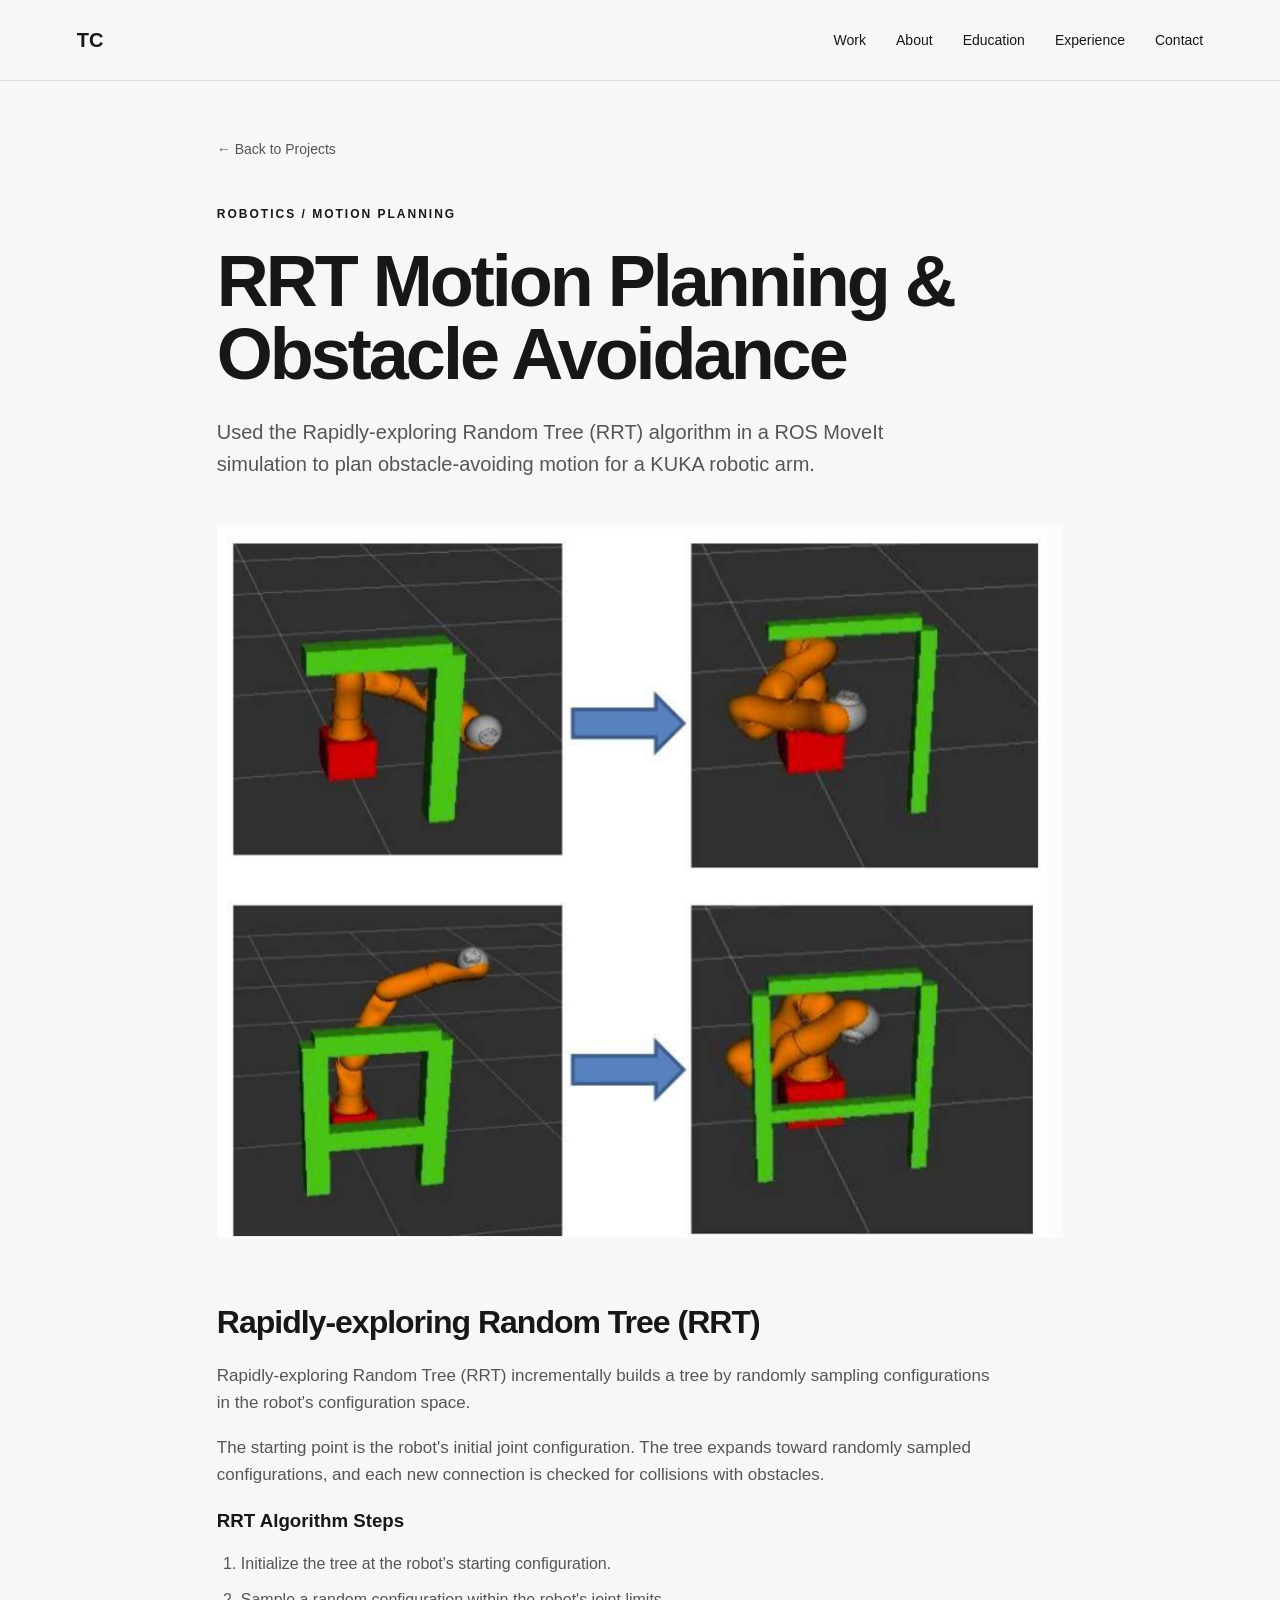
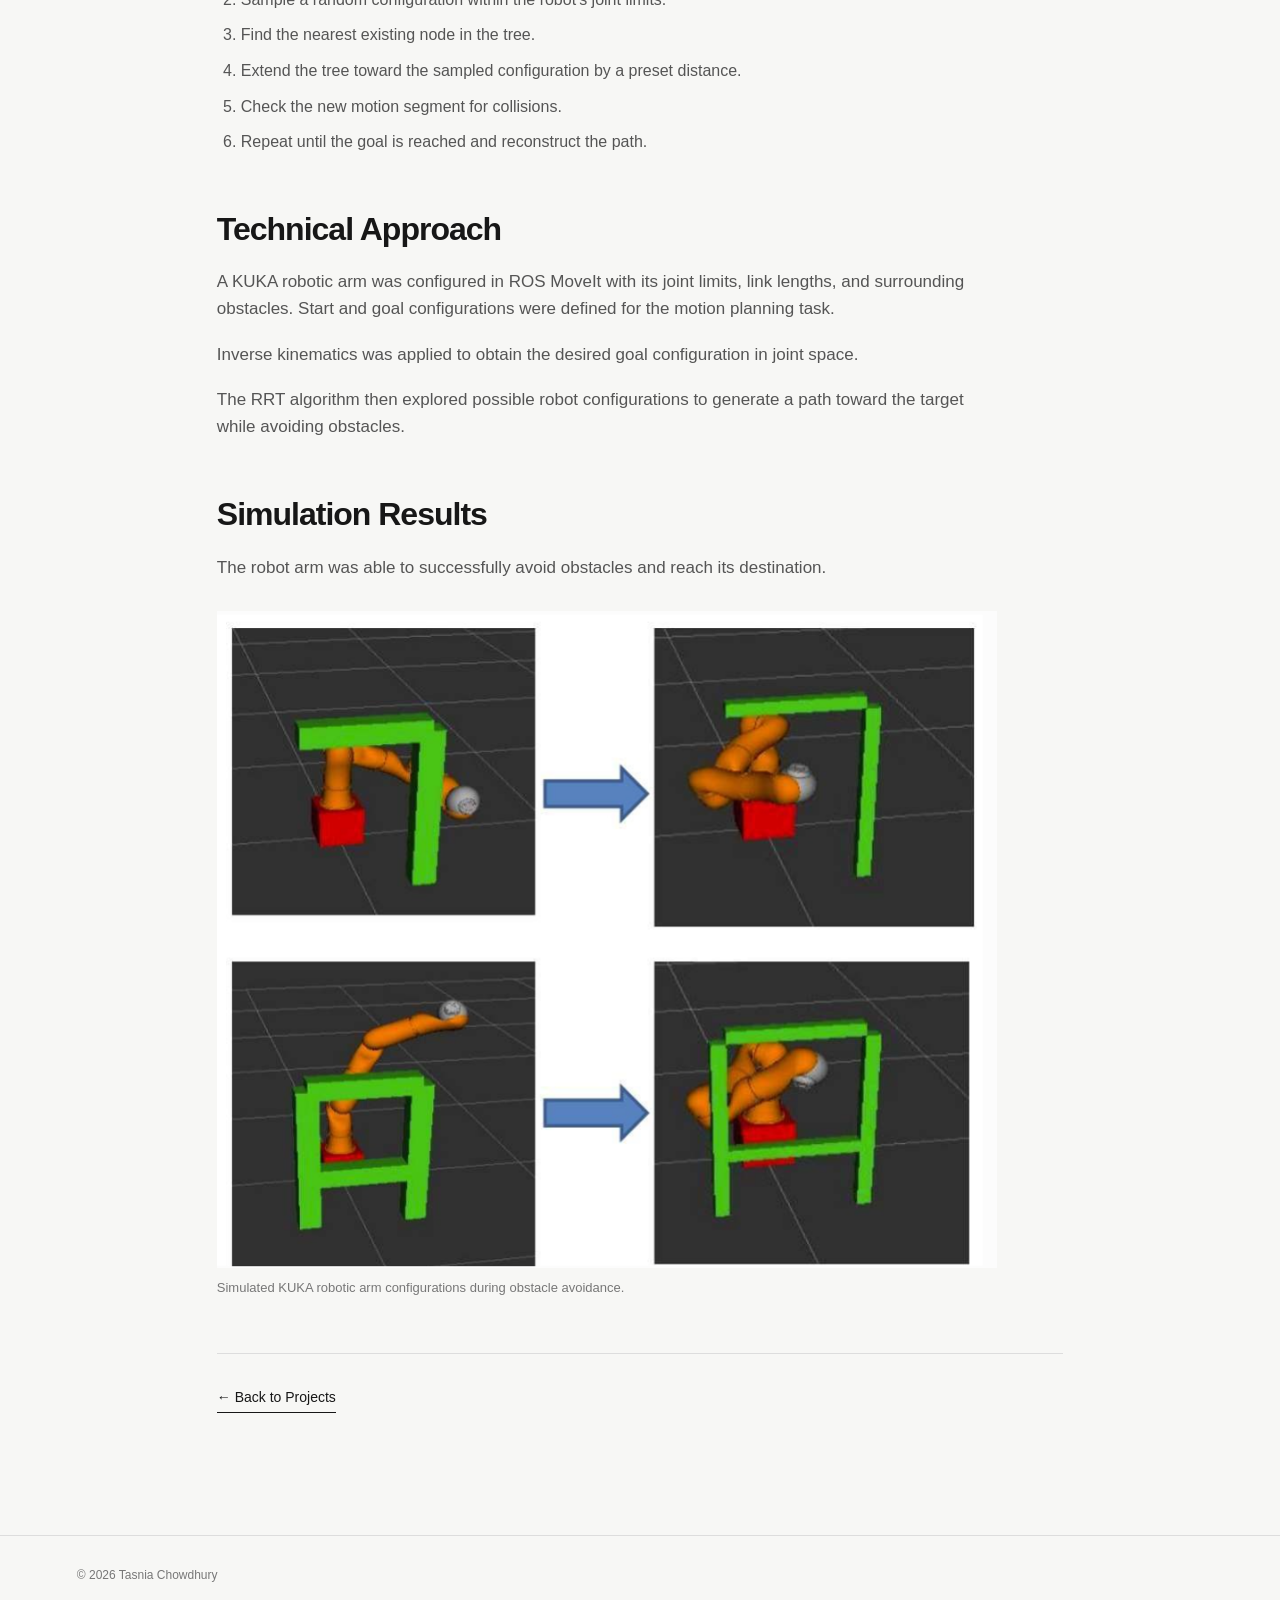
<file: projects/rrt-motion-planning.html>
<!DOCTYPE html>
<html lang="en">

<head>
    <meta charset="UTF-8">
    <meta name="viewport"
          content="width=device-width, initial-scale=1.0">

    <meta name="description"
          content="RRT Motion Planning and Obstacle Avoidance for a KUKA robotic arm using ROS MoveIt.">

    <title>
        RRT Motion Planning | Robotics Portfolio
    </title>

    <link rel="stylesheet" href="../style.css">
</head>

<body>

    <!-- NAVIGATION -->
    <header>
        <nav>
            <a class="logo" href="../index.html">TC</a>

            <div class="nav-links">
                <a href="../index.html#work">Work</a>
                <a href="../index.html#about">About</a>
                <a href="../index.html#education">Education</a>
                <a href="../index.html#experience">Experience</a>
                <a href="../index.html#contact">Contact</a>
            </div>
        </nav>
    </header>

    <main class="project-detail">

        <!-- BACK TO PROJECTS -->
        <a class="back-link" href="../index.html#work">
            ← Back to Projects
        </a>

        <!-- PROJECT HEADER -->
        <div class="project-detail-header">

            <p class="eyebrow">
                ROBOTICS / MOTION PLANNING
            </p>

            <h1>
                RRT Motion Planning & Obstacle Avoidance
            </h1>

            <p class="project-detail-intro">
                Used the Rapidly-exploring Random Tree
                (RRT) algorithm in a ROS MoveIt
                simulation to plan obstacle-avoiding
                motion for a KUKA robotic arm.
            </p>

        </div>

        <!-- PROJECT IMAGE -->
        <div class="project-detail-hero">
            <img
                src="../assets/images/rrt.jpg"
                alt="KUKA robotic arm navigating around obstacles in simulation"
            >
        </div>

        <!-- RRT EXPLANATION -->
        <section class="project-detail-section">

            <h2>
                Rapidly-exploring Random Tree (RRT)
            </h2>

            <p>
                Rapidly-exploring Random Tree (RRT)
                incrementally builds a tree by randomly
                sampling configurations in the robot's
                configuration space.
            </p>

            <p>
                The starting point is the robot's initial
                joint configuration. The tree expands
                toward randomly sampled configurations,
                and each new connection is checked for
                collisions with obstacles.
            </p>

            <h3>RRT Algorithm Steps</h3>

            <ol style="padding-left: 24px;
                       margin-top: 15px;
                       color: #555;">

                <li style="margin-bottom: 10px;">
                    Initialize the tree at the robot's
                    starting configuration.
                </li>

                <li style="margin-bottom: 10px;">
                    Sample a random configuration
                    within the robot's joint limits.
                </li>

                <li style="margin-bottom: 10px;">
                    Find the nearest existing node
                    in the tree.
                </li>

                <li style="margin-bottom: 10px;">
                    Extend the tree toward the sampled
                    configuration by a preset distance.
                </li>

                <li style="margin-bottom: 10px;">
                    Check the new motion segment
                    for collisions.
                </li>

                <li style="margin-bottom: 10px;">
                    Repeat until the goal is reached
                    and reconstruct the path.
                </li>

            </ol>

        </section>

        <!-- TECHNICAL APPROACH -->
        <section class="project-detail-section">

            <h2>Technical Approach</h2>

            <p>
                A KUKA robotic arm was configured in
                ROS MoveIt with its joint limits,
                link lengths, and surrounding obstacles.
                Start and goal configurations were
                defined for the motion planning task.
            </p>

            <p>
                Inverse kinematics was applied to obtain
                the desired goal configuration in joint
                space.
            </p>

            <p>
                The RRT algorithm then explored possible
                robot configurations to generate a path
                toward the target while avoiding
                obstacles.
            </p>

        </section>

        <!-- SIMULATION RESULTS -->
        <section class="project-detail-section">

            <h2>Simulation Results</h2>

            <p>
                The robot arm was able to successfully
                avoid obstacles and reach its destination.
            </p>

            <figure class="project-media">

                <img
                    src="../assets/images/rrt.jpg"
                    alt="KUKA robotic arm before and after RRT motion planning"
                    loading="lazy"
                >

                <figcaption>
                    Simulated KUKA robotic arm
                    configurations during obstacle
                    avoidance.
                </figcaption>

            </figure>

        </section>

        <!-- PROJECT FOOTER -->
        <div class="project-detail-footer">

            <a href="../index.html#work">
                ← Back to Projects
            </a>

        </div>

    </main>

    <!-- FOOTER -->
    <footer>
        <p>© 2026 Tasnia Chowdhury</p>
    </footer>

    <script src="../script.js"></script>

</body>
</html>
</file>
<file: style.css>
/* =========================

   GLOBAL

========================= */



* {

    box-sizing: border-box;

    margin: 0;

    padding: 0;

}



html {

    scroll-behavior: smooth;

}



body {

    font-family: Arial, Helvetica, sans-serif;

    background: #f7f7f5;

    color: #171717;

    line-height: 1.6;

}



a {

    color: inherit;

    text-decoration: none;

}



img {

    max-width: 100%;

}





/* =========================

   NAVIGATION

========================= */



header {

    padding: 24px 6%;

    border-bottom: 1px solid #ddd;

}



nav {

    max-width: 1200px;

    margin: auto;

    display: flex;

    justify-content: space-between;

    align-items: center;

}



.logo {

    font-weight: 700;

    font-size: 20px;

}



.nav-links {

    display: flex;

    gap: 30px;

}



.nav-links a {

    font-size: 14px;

    transition: opacity 0.2s ease;

}



.nav-links a:hover {

    opacity: 0.6;

}





/* =========================

   HERO

========================= */



.hero {

    max-width: 1200px;

    margin: auto;

    padding: 70px 6%;

    display: flex;

    align-items: center;

    justify-content: space-between;

    gap: 60px;

}



.hero-text {

    flex: 1;

    min-width: 0;

}



.eyebrow {

    font-size: 12px;

    letter-spacing: 2px;

    font-weight: 700;

    margin-bottom: 20px;

}



h1 {

    font-size: clamp(44px, 5.5vw, 76px);

    line-height: 0.98;

    letter-spacing: -4px;

    margin-bottom: 35px;

}



.hero-description {

    font-size: 18px;

    max-width: 550px;

    color: #555;

    margin-bottom: 35px;

}



.hero-image {

    flex: 0 0 340px;

    width: 340px;

    height: 420px;

    overflow: hidden;

    border-radius: 16px;

    background: #e5e5e0;

}



.hero-image img {

    display: block;

    width: 100%;

    height: 100%;

    object-fit: cover;

    object-position: center;

}





/* =========================

   BUTTONS

========================= */



.buttons {

    display: flex;

    flex-wrap: wrap;

    gap: 12px;

}



.button {

    display: inline-block;

    padding: 13px 22px;

    border: 1px solid #171717;

    font-size: 14px;

    transition: background 0.2s ease, color 0.2s ease;

}



.primary {

    background: #171717;

    color: white;

}



.primary:hover {

    background: #383838;

}



.secondary {

    background: transparent;

}



.secondary:hover {

    background: #171717;

    color: white;

}





/* =========================

   METRICS

========================= */



.metrics {

    max-width: 1200px;

    margin: auto;

    padding: 70px 6%;

    display: grid;

    grid-template-columns: repeat(3, 1fr);

    border-top: 1px solid #ddd;

    border-bottom: 1px solid #ddd;

}



.metrics div {

    padding: 20px;

    border-right: 1px solid #ddd;

}



.metrics div:last-child {

    border-right: none;

}



.metrics strong {

    display: block;

    font-size: 42px;

    line-height: 1.2;

}



.metrics span {

    color: #666;

    font-size: 13px;

}





/* =========================

   GENERAL SECTIONS

========================= */



.section {

    max-width: 1200px;

    margin: auto;

    padding: 70px 6%;

}



h2 {

    font-size: clamp(40px, 5vw, 66px);

    letter-spacing: -3px;

    line-height: 1.05;

    margin-bottom: 60px;

}





/* =========================

   PROJECT CARDS

========================= */



.projects {

    display: grid;

    grid-template-columns: repeat(2, minmax(0, 1fr));

    gap: 25px;

}



.project-card {

    background: white;

    border: 1px solid #ddd;

    min-width: 0;

}



.project-image {

    display: block;

    height: 300px;

    background: #ddd;

    overflow: hidden;

}



.project-image img {

    display: block;

    width: 100%;

    height: 100%;

    object-fit: cover;

    transition: transform 0.4s ease;

}



.project-card:hover .project-image img {

    transform: scale(1.03);

}



.project-content {

    padding: 30px;

}



.project-number {

    color: #888;

    font-size: 13px;

    margin-bottom: 15px;

}



.project-content h3 {

    font-size: 26px;

    line-height: 1.2;

    margin-bottom: 15px;

}



.project-content p {

    color: #555;

}



.tags {

    display: flex;

    flex-wrap: wrap;

    gap: 7px;

    margin-top: 25px;

}



.tags span {

    border: 1px solid #ccc;

    padding: 5px 9px;

    font-size: 11px;

}



.project-link {

    display: inline-block;

    margin-top: 25px;

    padding-bottom: 3px;

    border-bottom: 1px solid #171717;

    font-size: 14px;

    font-weight: 700;

}



.project-link span {

    display: inline-block;

    transition: transform 0.2s ease;

}



.project-link:hover span {

    transform: translateX(4px);

}



.project-image-link:focus-visible,

.project-link:focus-visible {

    outline: 2px solid #171717;

    outline-offset: 4px;

}





/* =========================

   ABOUT

========================= */



.about {

    max-width: 900px;

    margin-left: max(6%, calc((100vw - 1200px) / 2));

    margin-right: auto;

}



.about p:not(.eyebrow) {

    font-size: 20px;

    color: #555;

    margin-bottom: 25px;

}





/* =========================

   SKILLS

========================= */



.skills-grid {

    display: grid;

    grid-template-columns: repeat(4, minmax(0, 1fr));

    gap: 30px;

}



.skills-grid h3 {

    font-size: 18px;

    margin-bottom: 15px;

}



.skills-grid p {

    color: #666;

}





/* =========================

   EXPERIENCE

========================= */



.experience {

    display: grid;

    grid-template-columns: 1fr 1fr;

    gap: 80px;

    border-top: 1px solid #ddd;

    padding-top: 40px;

}



.experience h3 {

    font-size: 30px;

    line-height: 1.2;

    margin-bottom: 10px;

}



.experience p {

    color: #555;

    margin-bottom: 20px;

}





/* =========================

   CONTACT

========================= */



.contact {

    text-align: center;

    padding: 70px 6%;

    border-top: 1px solid #ddd;

}



.contact h2 {

    max-width: 800px;

    margin: 0 auto 50px;

}



.contact-links {

    display: flex;

    justify-content: center;

    gap: 35px;

}



.contact-links a {

    border-bottom: 1px solid #171717;

    padding-bottom: 3px;

    transition: opacity 0.2s ease;

}



.contact-links a:hover {

    opacity: 0.6;

}





/* =========================

   PROJECT DETAIL PAGES

========================= */



.project-detail {

    max-width: 1000px;

    margin: auto;

    padding: 55px 6% 110px;

}



.back-link {

    display: inline-block;

    margin-bottom: 45px;

    font-size: 14px;

    color: #555;

}



.back-link:hover {

    color: #171717;

}



.project-detail-header {

    max-width: 850px;

    margin-bottom: 45px;

}



.project-detail-header h1 {

    font-size: clamp(42px, 6vw, 72px);

    letter-spacing: -3px;

    line-height: 1.02;

    margin-bottom: 25px;

}



.project-detail-intro {

    font-size: 20px;

    color: #555;

    max-width: 760px;

}



.project-detail-hero {

    width: 100%;

    height: 480px;

    overflow: hidden;

    background: #e5e5e0;

    margin-bottom: 65px;

}



.project-detail-hero img {

    display: block;

    width: 100%;

    height: 100%;

    object-fit: cover;

}



.project-detail-section {

    max-width: 780px;

    margin-bottom: 55px;

}



.project-detail-section h2 {

    font-size: 32px;

    letter-spacing: -1px;

    line-height: 1.2;

    margin-bottom: 20px;

}



.project-detail-section p {

    color: #555;

    font-size: 17px;

    margin-bottom: 18px;

}



.project-detail-section ul {

    padding-left: 24px;

    color: #555;

}



.project-detail-section li {

    margin-bottom: 10px;

}



.project-detail-grid {

    display: grid;

    grid-template-columns: repeat(2, minmax(0, 1fr));

    gap: 25px;

    margin-bottom: 55px;

}



.detail-panel {

    background: white;

    border: 1px solid #ddd;

    padding: 28px;

}



.detail-panel h3 {

    font-size: 19px;

    margin-bottom: 15px;

}



.detail-panel p,

.detail-panel li {

    color: #555;

    font-size: 15px;

}



.detail-panel ul {

    padding-left: 20px;

}



.detail-panel li {

    margin-bottom: 8px;

}



.project-detail-footer {

    padding-top: 30px;

    border-top: 1px solid #ddd;

}



.project-detail-footer a {

    display: inline-block;

    margin-right: 25px;

    margin-bottom: 12px;

    border-bottom: 1px solid #171717;

    padding-bottom: 3px;

    font-size: 14px;

}





/* =========================

   FOOTER

========================= */



footer {

    padding: 30px 6%;

    border-top: 1px solid #ddd;

    color: #777;

    font-size: 12px;

}





/* =========================

   TABLETS

========================= */



@media (max-width: 900px) {



    .hero {

        gap: 35px;

        padding-top: 80px;

        padding-bottom: 80px;

    }



    .hero-image {

        flex-basis: 280px;

        width: 280px;

        height: 360px;

    }



    h1 {

        font-size: clamp(42px, 6vw, 60px);

        letter-spacing: -3px;

    }



    .hero-description {

        font-size: 17px;

    }



    .section {

        padding-top: 85px;

        padding-bottom: 85px;

    }



    .project-image {

        height: 250px;

    }



    .project-content {

        padding: 24px;

    }



    .project-content h3 {

        font-size: 23px;

    }



    .skills-grid {

        grid-template-columns: repeat(2, minmax(0, 1fr));

    }



    .experience {

        gap: 40px;

    }



    .project-detail-hero {

        height: 380px;

    }

    .metrics,
    .contact {
        padding-top: 60px;
        padding-bottom: 60px;
    }

}





/* =========================

   MOBILE

========================= */

@media (max-width: 700px) {



    header {

        padding: 20px 6%;

    }



    .nav-links {

        display: none;

    }



    .hero {

        flex-direction: column;

        align-items: flex-start;

        gap: 35px;

        padding: 45px 6%;

    }



    .hero-text {

        width: 100%;

    }



    h1 {

        font-size: clamp(42px, 11vw, 60px);

        letter-spacing: -2.5px;

        line-height: 1;

        margin-bottom: 25px;

    }



    .hero-description {

        font-size: 17px;

        margin-bottom: 28px;

    }



    .hero-image {

        flex: none;

        width: 100%;

        max-width: 380px;

        height: 400px;

        align-self: center;

        border-radius: 12px;

    }



    .buttons {

        gap: 10px;

    }



    .button {

        padding: 12px 16px;

    }



    .metrics {

        grid-template-columns: repeat(2, minmax(0, 1fr));

        padding: 45px 6%;

    }



    .metrics div {

        padding: 20px 12px;

        border-right: none;

        border-bottom: 1px solid #ddd;

    }



    .metrics div:nth-child(odd) {

        border-right: 1px solid #ddd;

    }



    .metrics div:last-child {

        border-bottom: none;

    }



    .metrics strong {

        font-size: 34px;

    }



    .section {

        padding: 45px 6%;

    }



    h2 {

        font-size: clamp(38px, 9vw, 52px);

        letter-spacing: -2px;

        margin-bottom: 40px;

    }



    .projects {

        grid-template-columns: 1fr;

    }



    .project-image {

        height: 240px;

    }



    .project-content {

        padding: 24px;

    }



    .project-content h3 {

        font-size: 24px;

    }



    .about {

        margin-left: 0;

        margin-right: 0;

    }



    .about p:not(.eyebrow) {

        font-size: 18px;

    }



    .skills-grid {

        grid-template-columns: repeat(2, minmax(0, 1fr));

        gap: 30px 20px;

    }



    .experience {

        grid-template-columns: 1fr;

        gap: 25px;

        padding-top: 30px;

    }



    .experience h3 {

        font-size: 26px;

    }



    .contact {

        padding: 45px 6%;

    }



    .contact h2 {

        margin-bottom: 35px;

    }



    .contact-links {

        flex-direction: column;

        align-items: center;

        gap: 20px;

    }



    .project-detail {

        padding-top: 35px;

        padding-bottom: 75px;

    }



    .back-link {

        margin-bottom: 35px;

    }



    .project-detail-header h1 {

        font-size: clamp(40px, 10vw, 56px);

        letter-spacing: -2px;

    }



    .project-detail-intro {

        font-size: 18px;

    }



    .project-detail-hero {

        height: 300px;

        margin-bottom: 45px;

    }



    .project-detail-section {

        margin-bottom: 40px;

    }



    .project-detail-section h2 {

        font-size: 28px;

        margin-bottom: 18px;

    }



    .project-detail-section p {

        font-size: 16px;

    }



    .project-detail-grid {

        grid-template-columns: 1fr;

        gap: 15px;

        margin-bottom: 40px;

    }



    footer {

        padding: 25px 6%;

    }

}





/* =========================

   SMALL PHONES

========================= */



@media (max-width: 380px) {



    h1 {

        font-size: 40px;

    }



    .hero-image {

        height: 330px;

    }



    .metrics strong {

        font-size: 29px;

    }



    .skills-grid {

        grid-template-columns: 1fr;

    }



    .buttons {

        flex-direction: column;

        align-items: flex-start;

    }



    .project-detail-hero {

        height: 240px;

    }

}

/* ==========================================
   PROJECT DETAIL MEDIA FIXES
   Scoped to project pages to preserve the homepage
   ========================================== */

.project-detail .project-detail-hero {
    height: auto;
    max-height: none;
    overflow: visible;
}

.project-detail .project-detail-hero img,
.project-detail .project-media img,
.project-detail .image-comparison img,
.project-detail .vision-gallery img {
    display: block;
    width: 100%;
    height: auto;
    max-height: none;
    object-fit: contain;
    object-position: center;
}

.project-detail .project-media {
    margin: 30px 0;
}

.project-detail .project-media figcaption,
.project-detail .image-comparison figcaption,
.project-detail .vision-gallery figcaption {
    margin-top: 10px;
    font-size: 13px;
    color: #777;
}

.project-detail .project-demo-video,
.project-detail .project-media video {
    display: block;
    width: 100%;
    height: auto;
    max-height: 600px;
    object-fit: contain;
    background: #000;
}

@media (max-width: 700px) {
    .project-detail .project-demo-video,
    .project-detail .project-media video {
        max-height: none;
    }
}


/* =========================
   EARLIER EXPERIENCE
========================= */

.earlier-experience {
    margin-top: 20px;
}

.earlier-experience summary {
    cursor: pointer;
    padding: 16px 0;
    border-top: 1px solid #ddd;
    border-bottom: 1px solid #ddd;
    font-size: 14px;
    font-weight: 600;
    list-style: none;
    display: flex;
    justify-content: space-between;
    align-items: center;
}

.earlier-experience summary::-webkit-details-marker {
    display: none;
}

.earlier-experience summary::after {
    content: "+";
    font-size: 22px;
    font-weight: 400;
}

.earlier-experience[open] summary::after {
    content: "−";
}

.earlier-experience summary:hover {
    color: #666;
}

.earlier-experience summary:focus-visible {
    outline: 2px solid #171717;
    outline-offset: 4px;
}

.earlier-experience .experience {
    margin-top: 14px;
}
</file>
